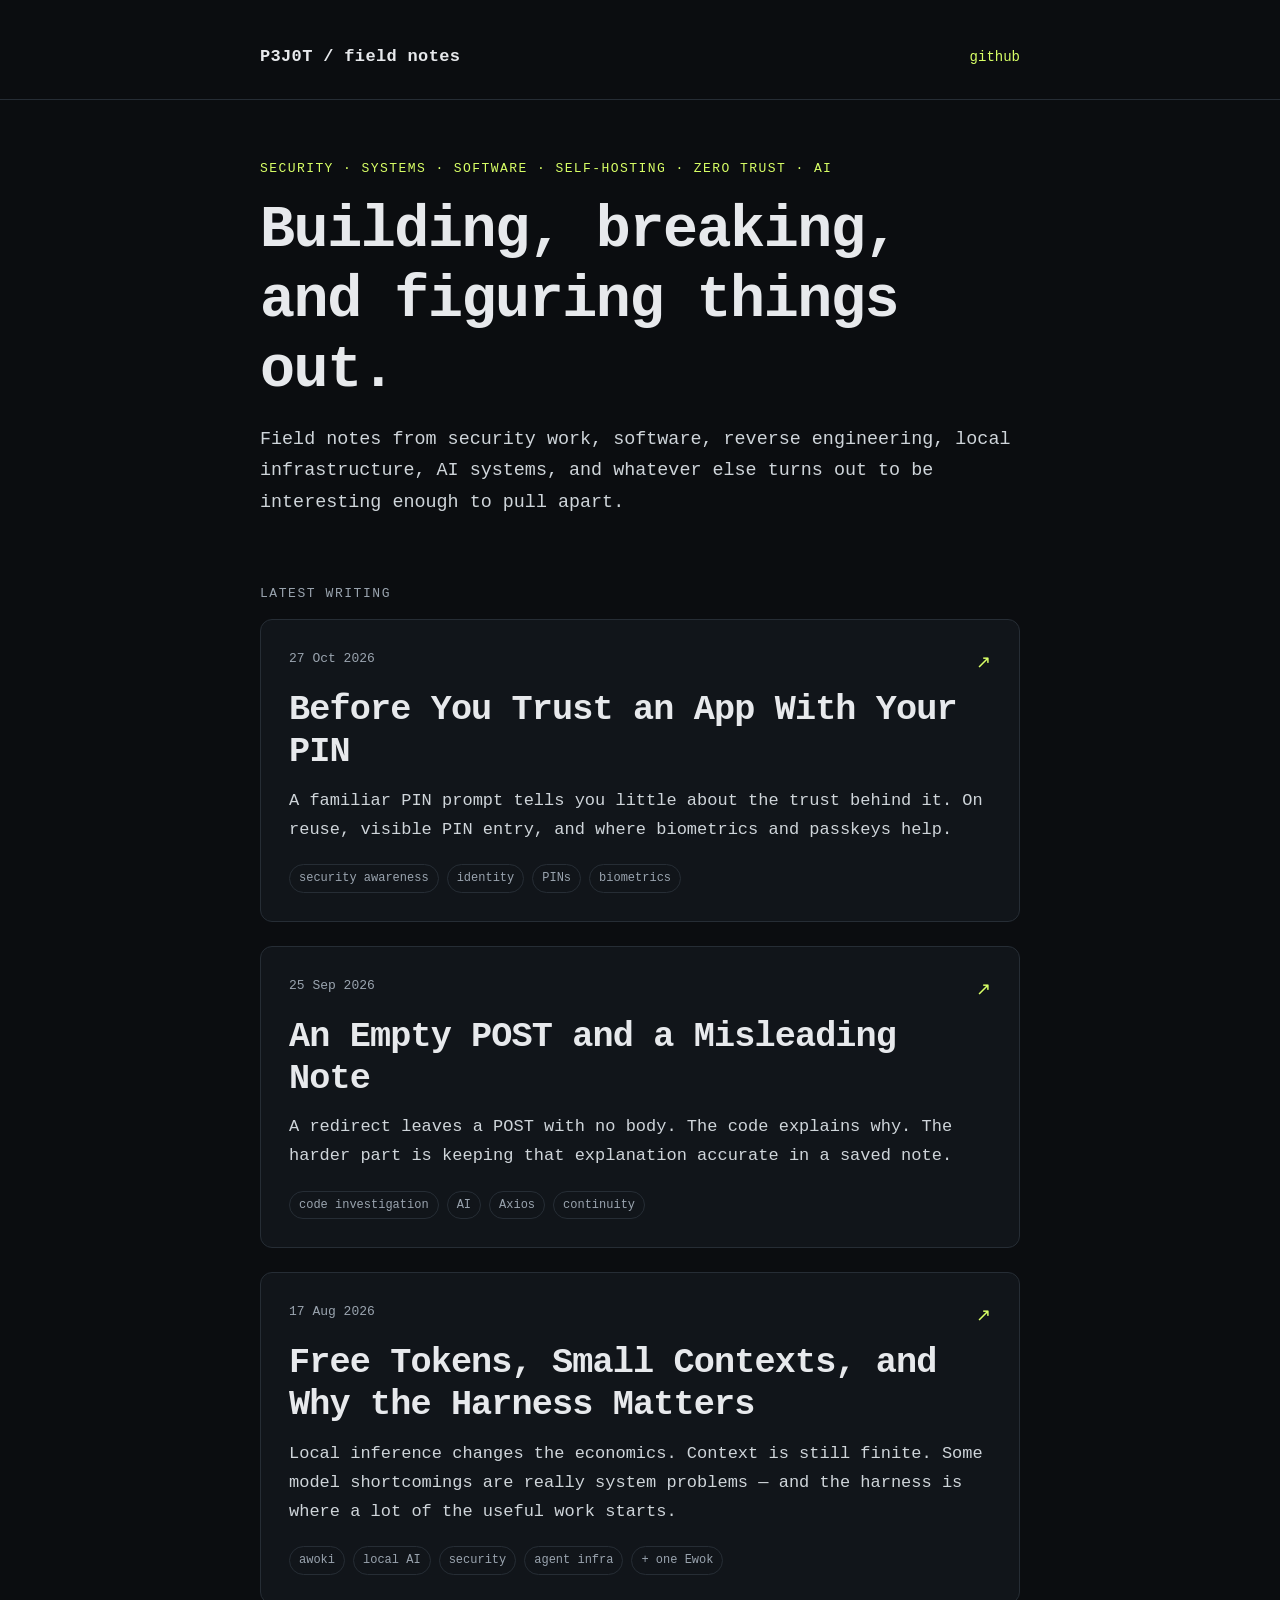
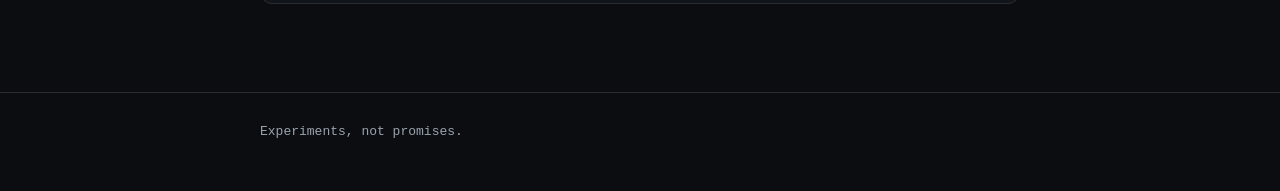
<file: index.html>
<!doctype html>
<html lang="en">
<head>
  <meta charset="utf-8">
  <meta name="viewport" content="width=device-width, initial-scale=1">
  <meta name="description" content="Field notes on security, software, self-hosting, zero trust, AI systems, reverse engineering, and the infrastructure around them.">
  <title>P3J0T / field notes</title>
  <link rel="stylesheet" href="styles.css">
</head>
<body>
<header>
  <div class="wrap">
    <nav>
      <a class="brand" href="./">P3J0T / field notes</a>
      <div class="navlinks"><a href="https://github.com/P3J0T">github</a></div>
    </nav>
  </div>
</header>

<main>
  <div class="wrap">
    <section class="intro">
      <div class="kicker">security · systems · software · self-hosting · zero trust · AI</div>
      <h1>Building, breaking, and figuring things out.</h1>
      <p class="lede">Field notes from security work, software, reverse engineering, local infrastructure, AI systems, and whatever else turns out to be interesting enough to pull apart.</p>
    </section>

    <section class="writing" aria-labelledby="writing-title">
      <div class="section-label" id="writing-title">Latest writing</div>

      <article class="post-card" style="margin-bottom: 24px;">
        <a class="post-card-link" href="posts/before-you-trust-an-app-with-your-pin.html">
          <div class="post-topline">
            <span><time datetime="2026-10-27">27 Oct 2026</time></span>
            <span class="arrow" aria-hidden="true">↗</span>
          </div>
          <h2>Before You Trust an App With Your PIN</h2>
          <p>A familiar PIN prompt tells you little about the trust behind it. On reuse, visible PIN entry, and where biometrics and passkeys help.</p>
          <div class="post-tags" aria-label="Topics">
            <span>security awareness</span><span>identity</span><span>PINs</span><span>biometrics</span>
          </div>
        </a>
      </article>

      <article class="post-card" style="margin-bottom: 24px;">
        <a class="post-card-link" href="posts/empty-post-misleading-note.html">
          <div class="post-topline">
            <span>25 Sep 2026</span>
            <span class="arrow" aria-hidden="true">↗</span>
          </div>
          <h2>An Empty POST and a Misleading Note</h2>
          <p>A redirect leaves a POST with no body. The code explains why. The harder part is keeping that explanation accurate in a saved note.</p>
          <div class="post-tags" aria-label="Topics">
            <span>code investigation</span><span>AI</span><span>Axios</span><span>continuity</span>
          </div>
        </a>
      </article>

      <article class="post-card">
        <a class="post-card-link" href="posts/free-tokens-small-contexts-harness.html">
          <div class="post-topline">
            <span>17 Aug 2026</span>
            <span class="arrow" aria-hidden="true">↗</span>
          </div>
          <h2>Free Tokens, Small Contexts, and Why the Harness Matters</h2>
          <p>Local inference changes the economics. Context is still finite. Some model shortcomings are really system problems — and the harness is where a lot of the useful work starts.</p>
          <div class="post-tags" aria-label="Topics">
            <span>awoki</span><span>local AI</span><span>security</span><span>agent infra</span><span>+ one Ewok</span>
          </div>
        </a>
      </article>
    </section>
  </div>
</main>

<footer><div class="wrap">Experiments, not promises.</div></footer>
</body>
</html>
</file>
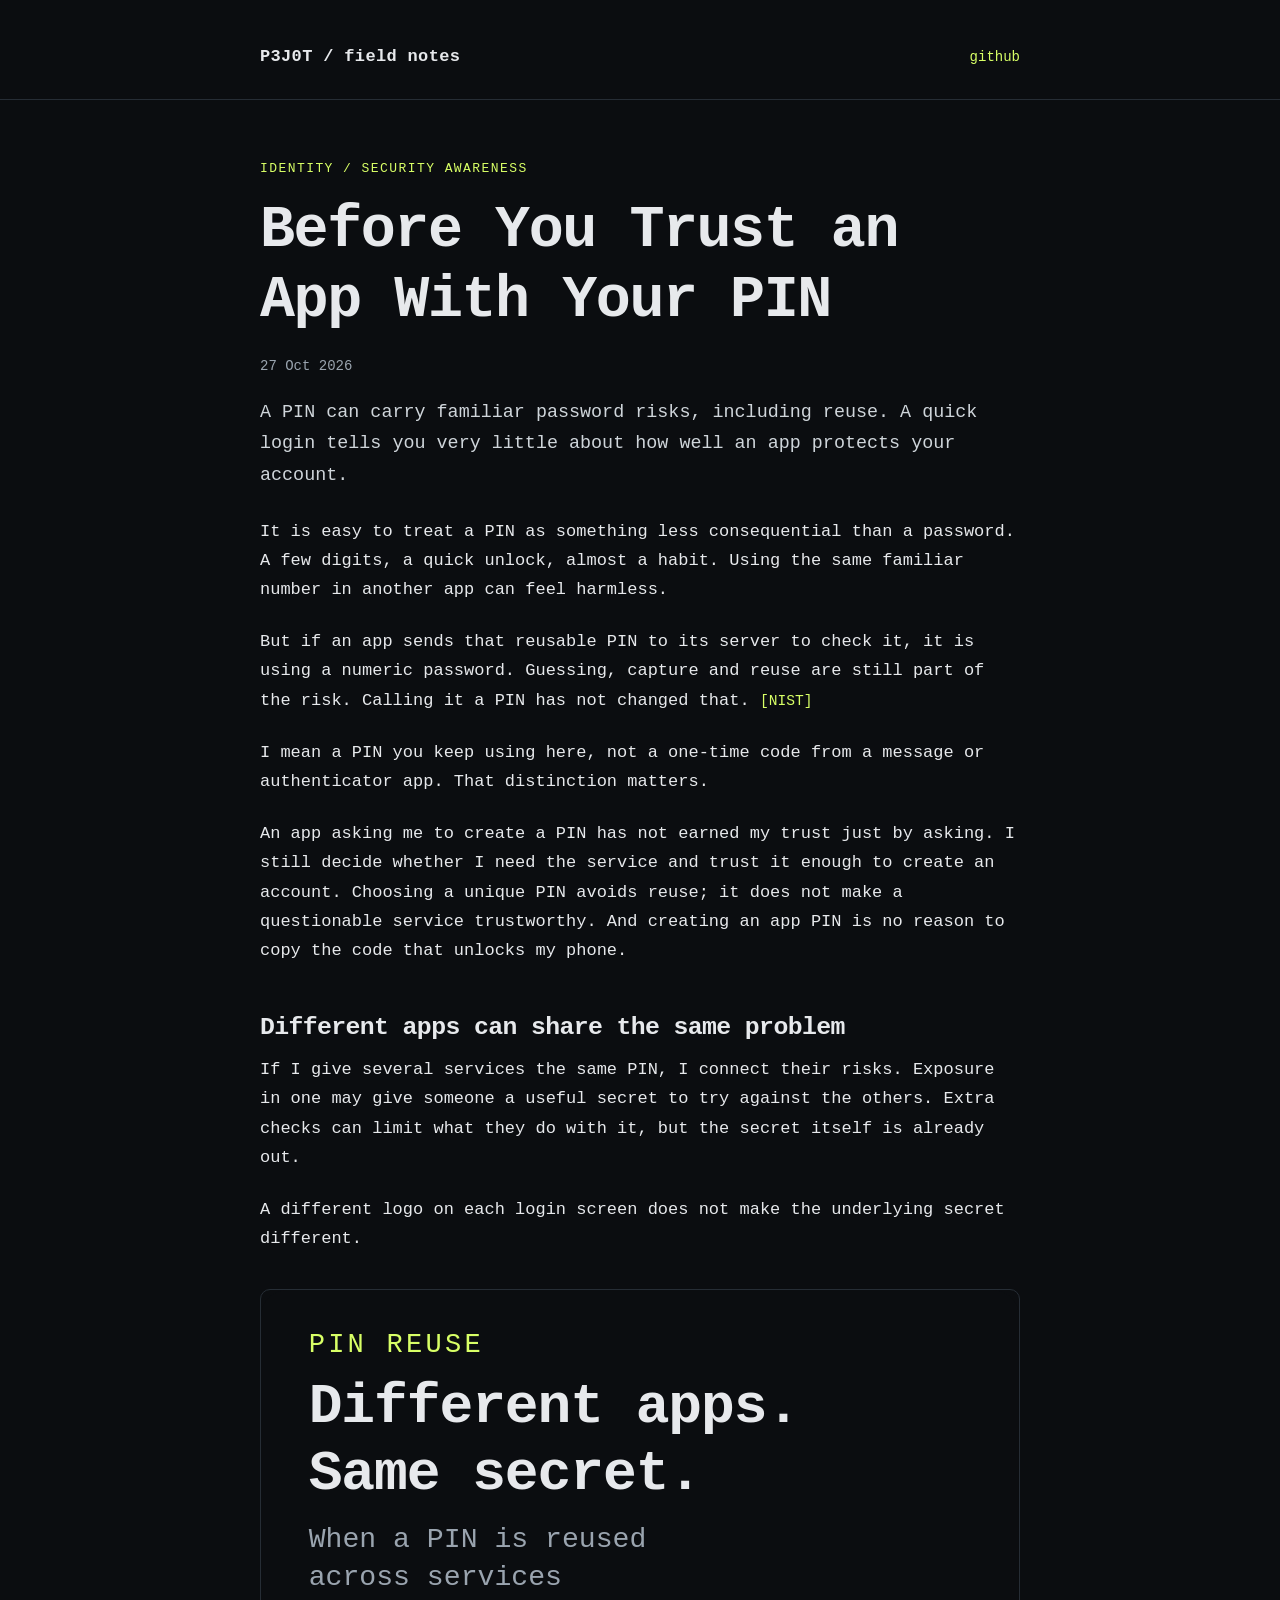
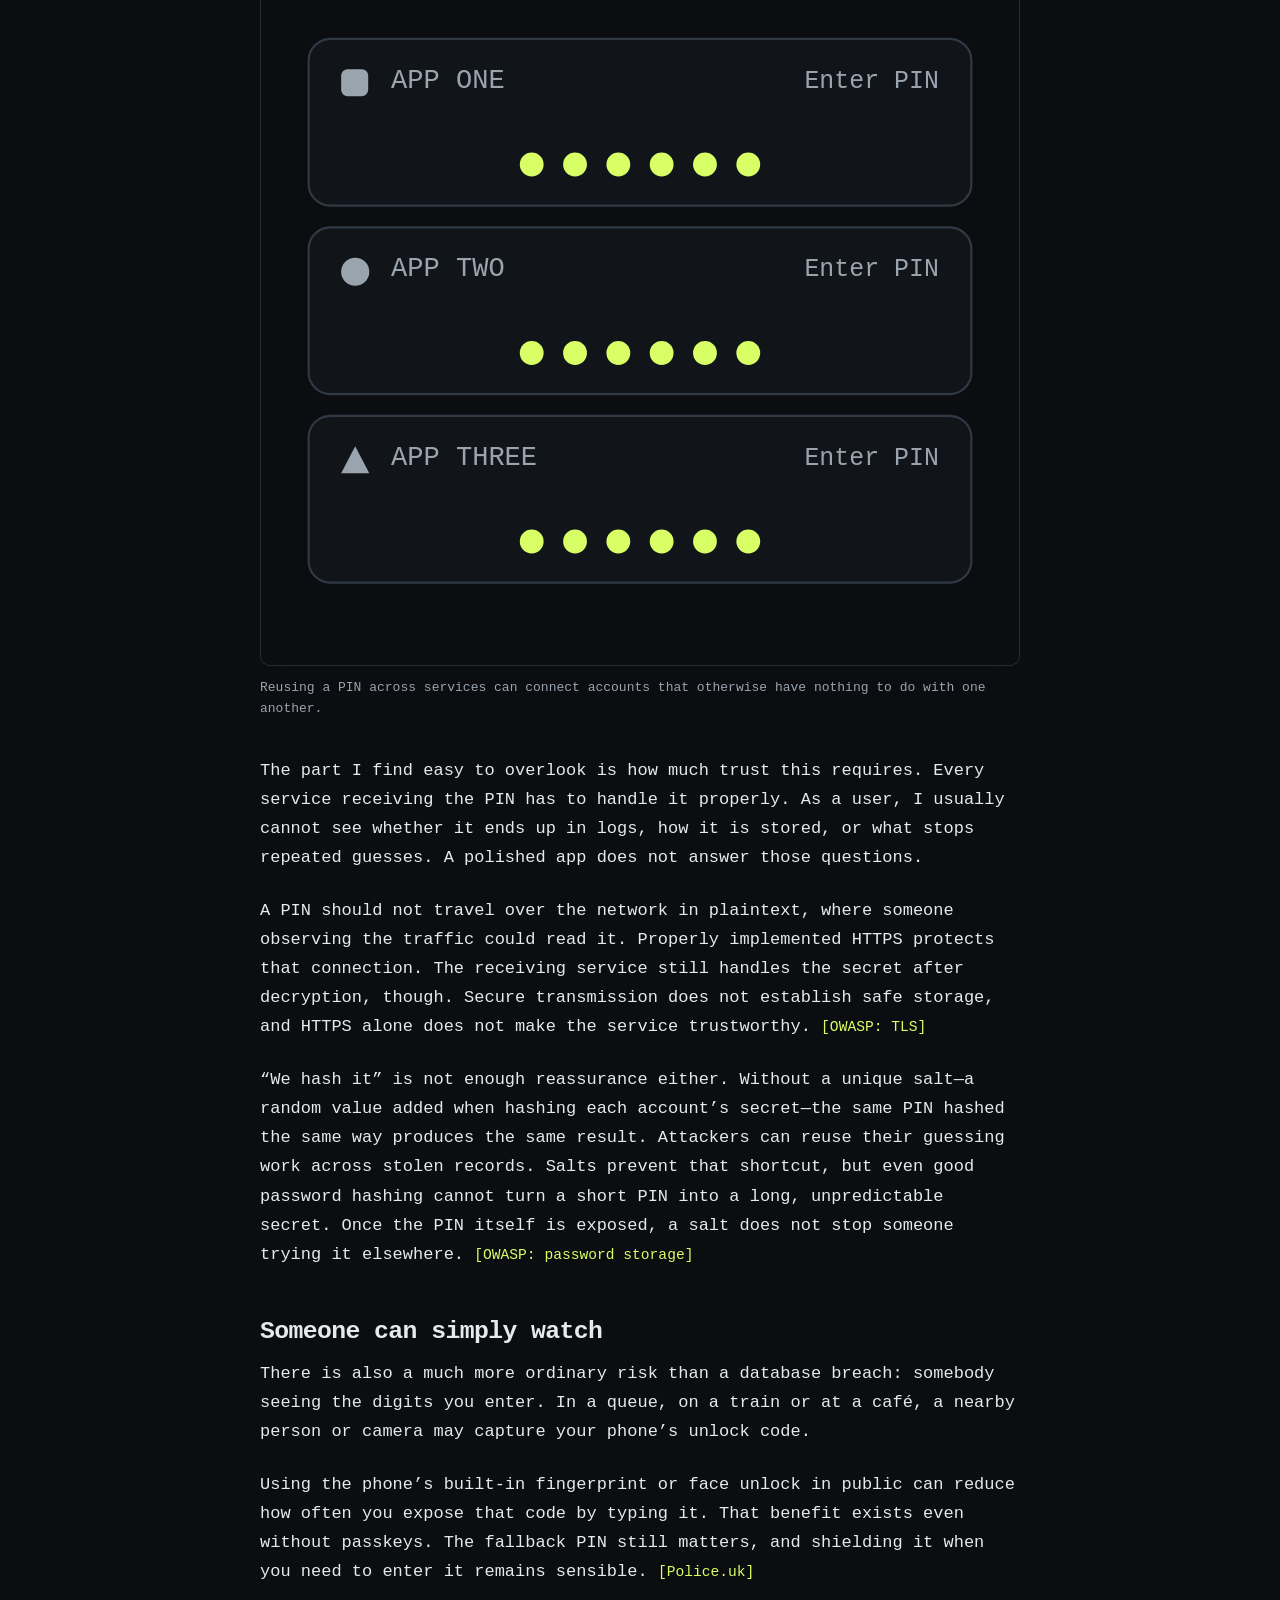
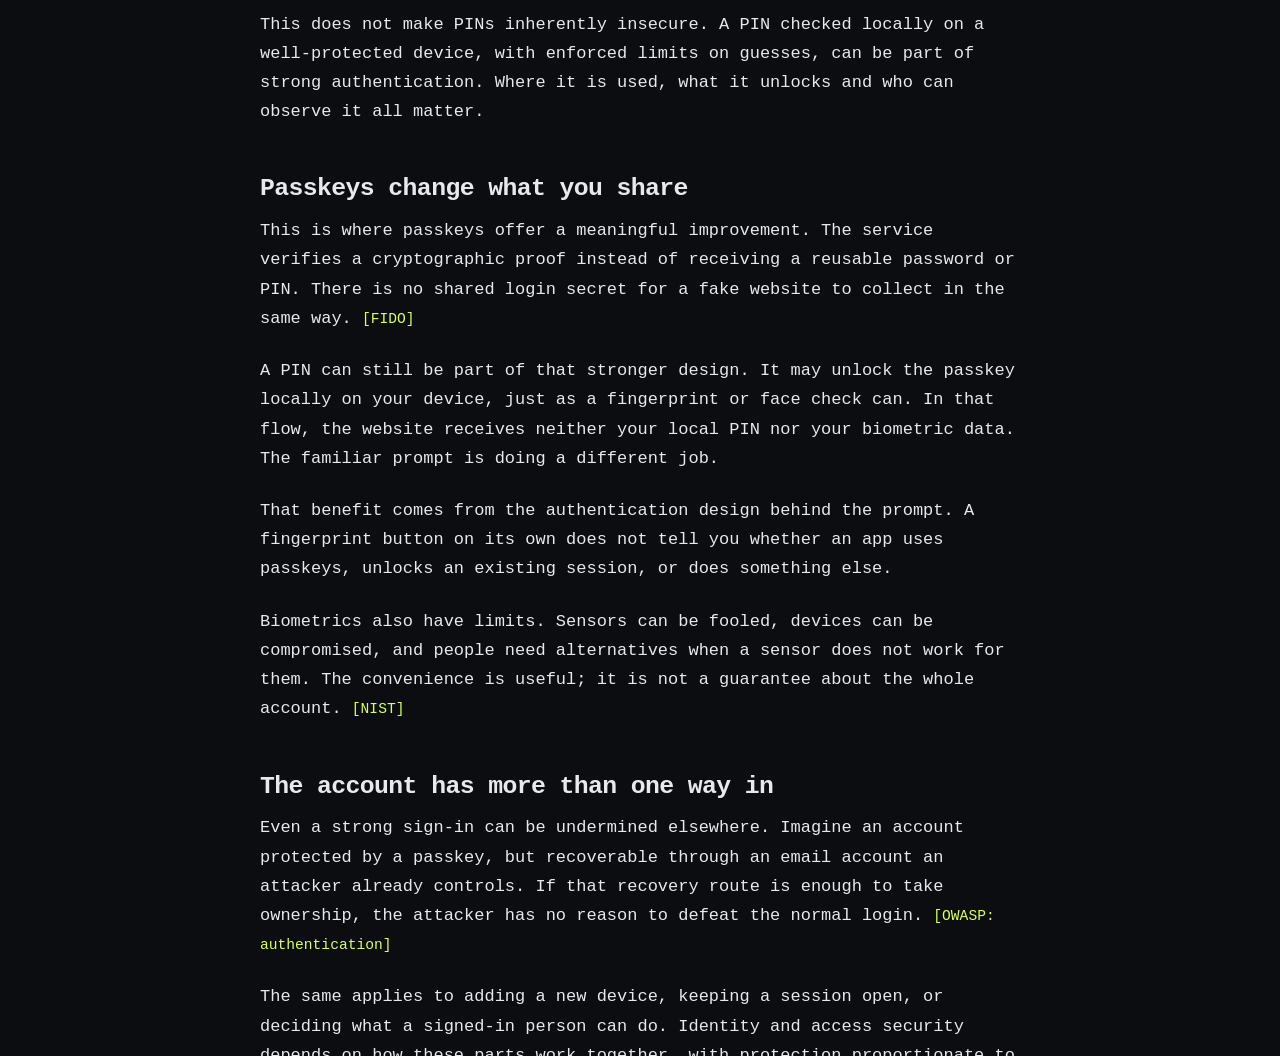
<file: posts/before-you-trust-an-app-with-your-pin.html>
<!doctype html>
<html lang="en">
<head>
  <meta charset="utf-8">
  <meta name="viewport" content="width=device-width, initial-scale=1">
  <meta name="description" content="A PIN can carry familiar password risks. A short PSA on PIN reuse, trust in apps, visible PIN entry, and where biometrics and passkeys help.">
  <title>Before You Trust an App With Your PIN — P3J0T / field notes</title>
  <link rel="canonical" href="https://p3j0t.github.io/posts/before-you-trust-an-app-with-your-pin.html">
  <meta property="og:type" content="article">
  <meta property="og:site_name" content="P3J0T / field notes">
  <meta property="og:title" content="Before You Trust an App With Your PIN">
  <meta property="og:description" content="A PIN can carry familiar password risks. A short PSA on PIN reuse, trust in apps, visible PIN entry, and where biometrics and passkeys help.">
  <meta property="og:url" content="https://p3j0t.github.io/posts/before-you-trust-an-app-with-your-pin.html">
  <meta property="og:image" content="https://p3j0t.github.io/assets/pin-reuse-psa.png">
  <meta property="og:image:width" content="1200">
  <meta property="og:image:height" content="570">
  <meta property="og:image:alt" content="Three different app screens showing the same reused PIN: Different apps. Same secret.">
  <meta name="twitter:card" content="summary_large_image">
  <meta name="twitter:title" content="Before You Trust an App With Your PIN">
  <meta name="twitter:description" content="A PIN can carry familiar password risks. A short PSA on PIN reuse, trust in apps, visible PIN entry, and where biometrics and passkeys help.">
  <meta name="twitter:image" content="https://p3j0t.github.io/assets/pin-reuse-psa.png">
  <link rel="stylesheet" href="../styles.css">
  <style>
    figure { margin: 36px 0; }
    figure img { width: 100%; height: auto; display: block; border: 1px solid var(--line); border-radius: 10px; }
    figcaption { margin-top: 12px; color: var(--muted); font-size: 13px; line-height: 1.6; }
    .source { font-size: .86em; }
    article p { overflow-wrap: anywhere; }
    @media print {
      html { color-scheme: light; }
      body { background: white; color: #20252a; font-size: 11pt; }
      a { color: #354b00; } strong { color: inherit; }
      header, footer { display: none; } main { padding: 0; }
      .meta, .muted, figcaption { color: #505a64; }
      .lede { color: #303a42; }
      h2 { break-after: avoid; } figure { break-inside: avoid; }
    }
  </style>
</head>
<body>
<header><div class="wrap"><nav><a class="brand" href="../index.html">P3J0T / field notes</a><div class="navlinks"><a href="https://github.com/P3J0T">github</a></div></nav></div></header>
<main><article class="wrap">
  <div class="kicker">Identity / security awareness</div>
  <h1>Before You Trust an App With Your PIN</h1>
  <p class="meta"><time datetime="2026-10-27">27 Oct 2026</time></p>
  <p class="lede">A PIN can carry familiar password risks, including reuse. A quick login tells you very little about how well an app protects your account.</p>

  <p>It is easy to treat a PIN as something less consequential than a password. A few digits, a quick unlock, almost a habit. Using the same familiar number in another app can feel harmless.</p>
  <p>But if an app sends that reusable PIN to its server to check it, it is using a numeric password. Guessing, capture and reuse are still part of the risk. Calling it a PIN has not changed that. <a class="source" href="https://pages.nist.gov/800-63-4/sp800-63b.html">[NIST]</a></p>
  <p>I mean a PIN you keep using here, not a one-time code from a message or authenticator app. That distinction matters.</p>

  <p>An app asking me to create a PIN has not earned my trust just by asking. I still decide whether I need the service and trust it enough to create an account. Choosing a unique PIN avoids reuse; it does not make a questionable service trustworthy. And creating an app PIN is no reason to copy the code that unlocks my phone.</p>

  <h2>Different apps can share the same problem</h2>
  <p>If I give several services the same PIN, I connect their risks. Exposure in one may give someone a useful secret to try against the others. Extra checks can limit what they do with it, but the secret itself is already out.</p>
  <p>A different logo on each login screen does not make the underlying secret different.</p>

  <figure id="pin-diagram">
    <picture>
      <source media="(max-width: 600px)" srcset="../assets/pin-reuse-psa-mobile.svg">
      <img src="../assets/pin-reuse-psa.svg" alt="Three different generic app screens display the same six-dot PIN. Different apps can still share the same reused secret.">
    </picture>
    <figcaption>Reusing a PIN across services can connect accounts that otherwise have nothing to do with one another.</figcaption>
  </figure>

  <p>The part I find easy to overlook is how much trust this requires. Every service receiving the PIN has to handle it properly. As a user, I usually cannot see whether it ends up in logs, how it is stored, or what stops repeated guesses. A polished app does not answer those questions.</p>
  <p>A PIN should not travel over the network in plaintext, where someone observing the traffic could read it. Properly implemented HTTPS protects that connection. The receiving service still handles the secret after decryption, though. Secure transmission does not establish safe storage, and HTTPS alone does not make the service trustworthy. <a class="source" href="https://cheatsheetseries.owasp.org/cheatsheets/Transport_Layer_Security_Cheat_Sheet.html">[OWASP: TLS]</a></p>
  <p>“We hash it” is not enough reassurance either. Without a unique salt—a random value added when hashing each account’s secret—the same PIN hashed the same way produces the same result. Attackers can reuse their guessing work across stolen records. Salts prevent that shortcut, but even good password hashing cannot turn a short PIN into a long, unpredictable secret. Once the PIN itself is exposed, a salt does not stop someone trying it elsewhere. <a class="source" href="https://cheatsheetseries.owasp.org/cheatsheets/Password_Storage_Cheat_Sheet.html#salting">[OWASP: password storage]</a></p>

  <h2>Someone can simply watch</h2>
  <p>There is also a much more ordinary risk than a database breach: somebody seeing the digits you enter. In a queue, on a train or at a café, a nearby person or camera may capture your phone’s unlock code.</p>
  <p>Using the phone’s built-in fingerprint or face unlock in public can reduce how often you expose that code by typing it. That benefit exists even without passkeys. The fallback PIN still matters, and shielding it when you need to enter it remains sensible. <a class="source" href="https://www.police.uk/cp/crime-prevention/personal-safety-how-to-stay-safe/mobile-phone-advice/">[Police.uk]</a></p>
  <p>This does not make PINs inherently insecure. A PIN checked locally on a well-protected device, with enforced limits on guesses, can be part of strong authentication. Where it is used, what it unlocks and who can observe it all matter.</p>

  <h2>Passkeys change what you share</h2>
  <p>This is where passkeys offer a meaningful improvement. The service verifies a cryptographic proof instead of receiving a reusable password or PIN. There is no shared login secret for a fake website to collect in the same way. <a class="source" href="https://fidoalliance.org/passkeys/">[FIDO]</a></p>
  <p>A PIN can still be part of that stronger design. It may unlock the passkey locally on your device, just as a fingerprint or face check can. In that flow, the website receives neither your local PIN nor your biometric data. The familiar prompt is doing a different job.</p>
  <p>That benefit comes from the authentication design behind the prompt. A fingerprint button on its own does not tell you whether an app uses passkeys, unlocks an existing session, or does something else.</p>
  <p>Biometrics also have limits. Sensors can be fooled, devices can be compromised, and people need alternatives when a sensor does not work for them. The convenience is useful; it is not a guarantee about the whole account. <a class="source" href="https://pages.nist.gov/800-63-4/sp800-63b.html">[NIST]</a></p>

  <h2>The account has more than one way in</h2>
  <p>Even a strong sign-in can be undermined elsewhere. Imagine an account protected by a passkey, but recoverable through an email account an attacker already controls. If that recovery route is enough to take ownership, the attacker has no reason to defeat the normal login. <a class="source" href="https://cheatsheetseries.owasp.org/cheatsheets/Authentication_Cheat_Sheet.html">[OWASP: authentication]</a></p>
  <p>The same applies to adding a new device, keeping a session open, or deciding what a signed-in person can do. Identity and access security depends on how these parts work together, with protection proportionate to what is at stake.</p>
  <p>People should not have to audit every app before using it. Services are responsible for safeguards their users cannot inspect. But a convenient interface is not a reason to give a reusable PIN less care than a password.</p>
  <p>Being selective about services, avoiding reused secrets and being careful about visible PIN entry all matter. Passkeys and built-in biometrics can reduce particular risks. A PIN can also be a sound part of the protection. None of these choices removes the need to consider the rest of the account.</p>
  <p><strong>The label on the login screen should not decide how much trust we give it.</strong></p>
</article></main>
<footer><div class="wrap"><a href="../index.html">← all notes</a></div></footer>
</body>
</html>
</file>
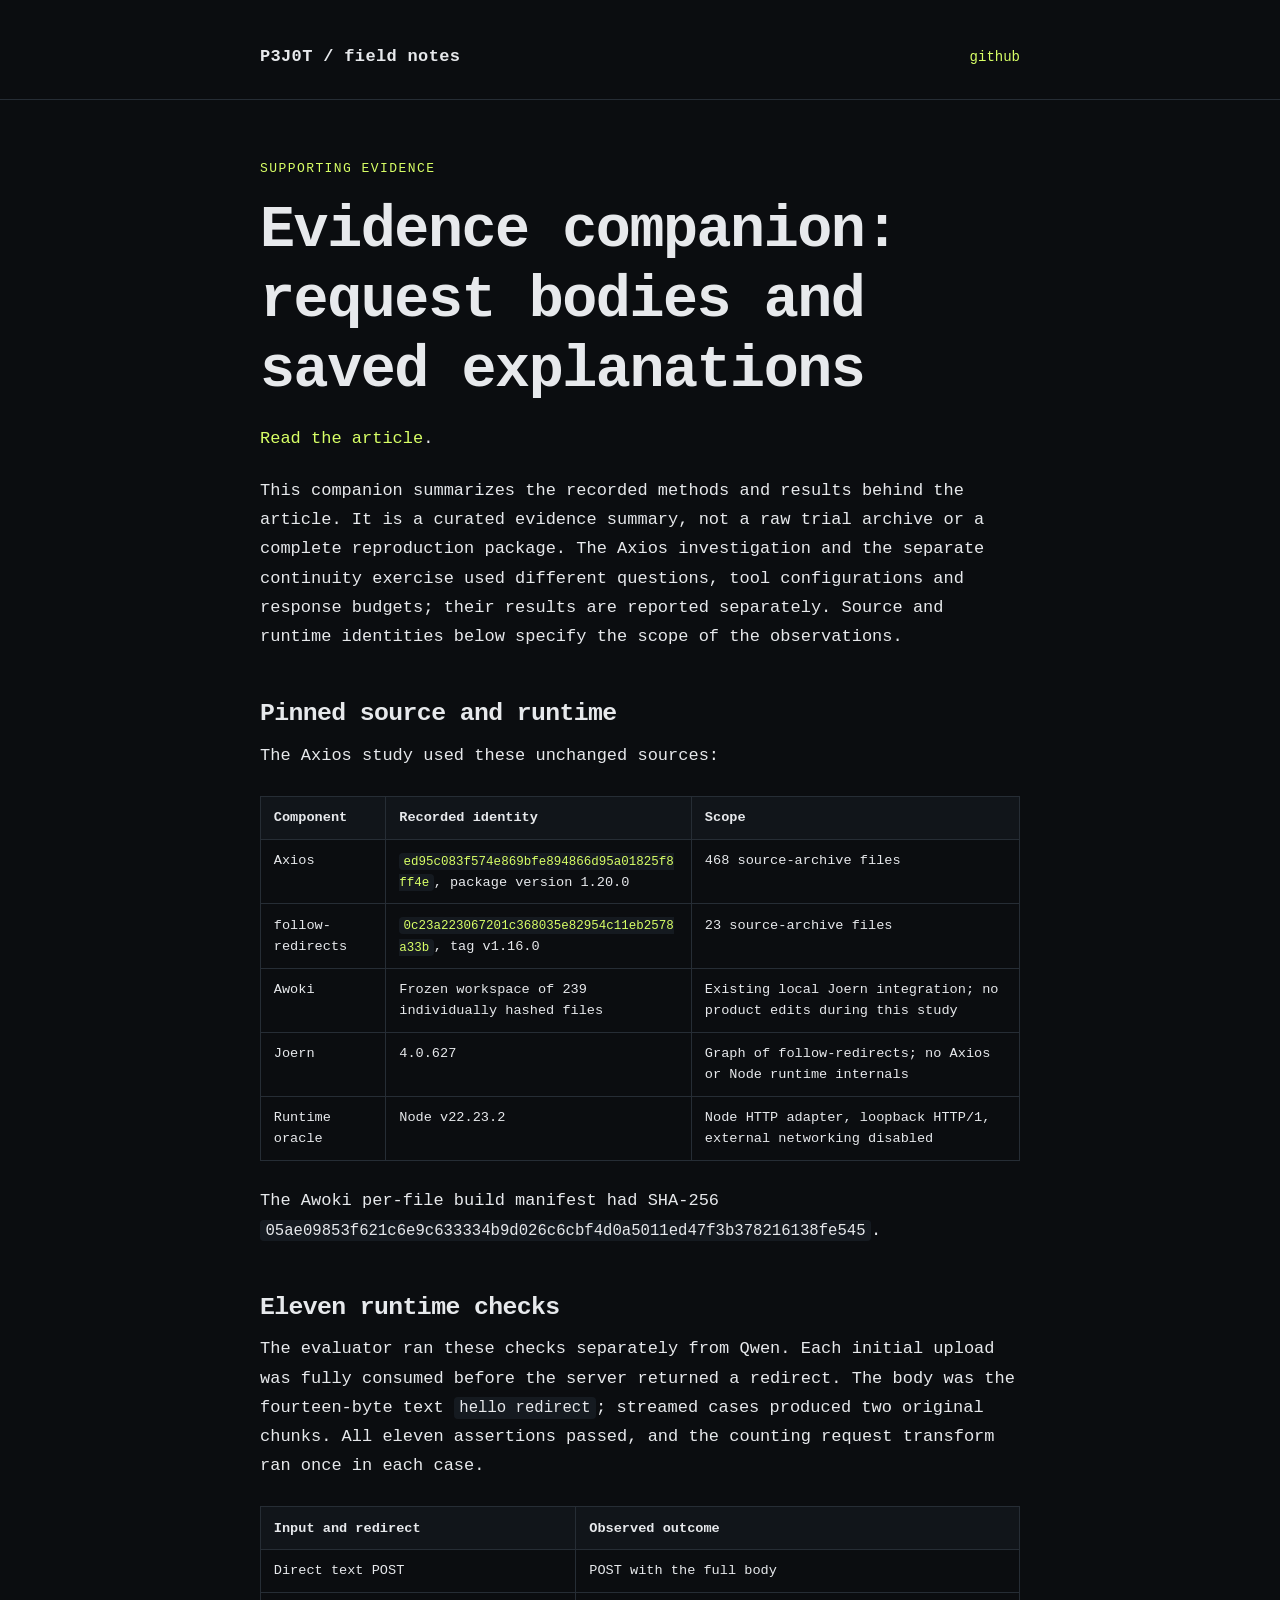
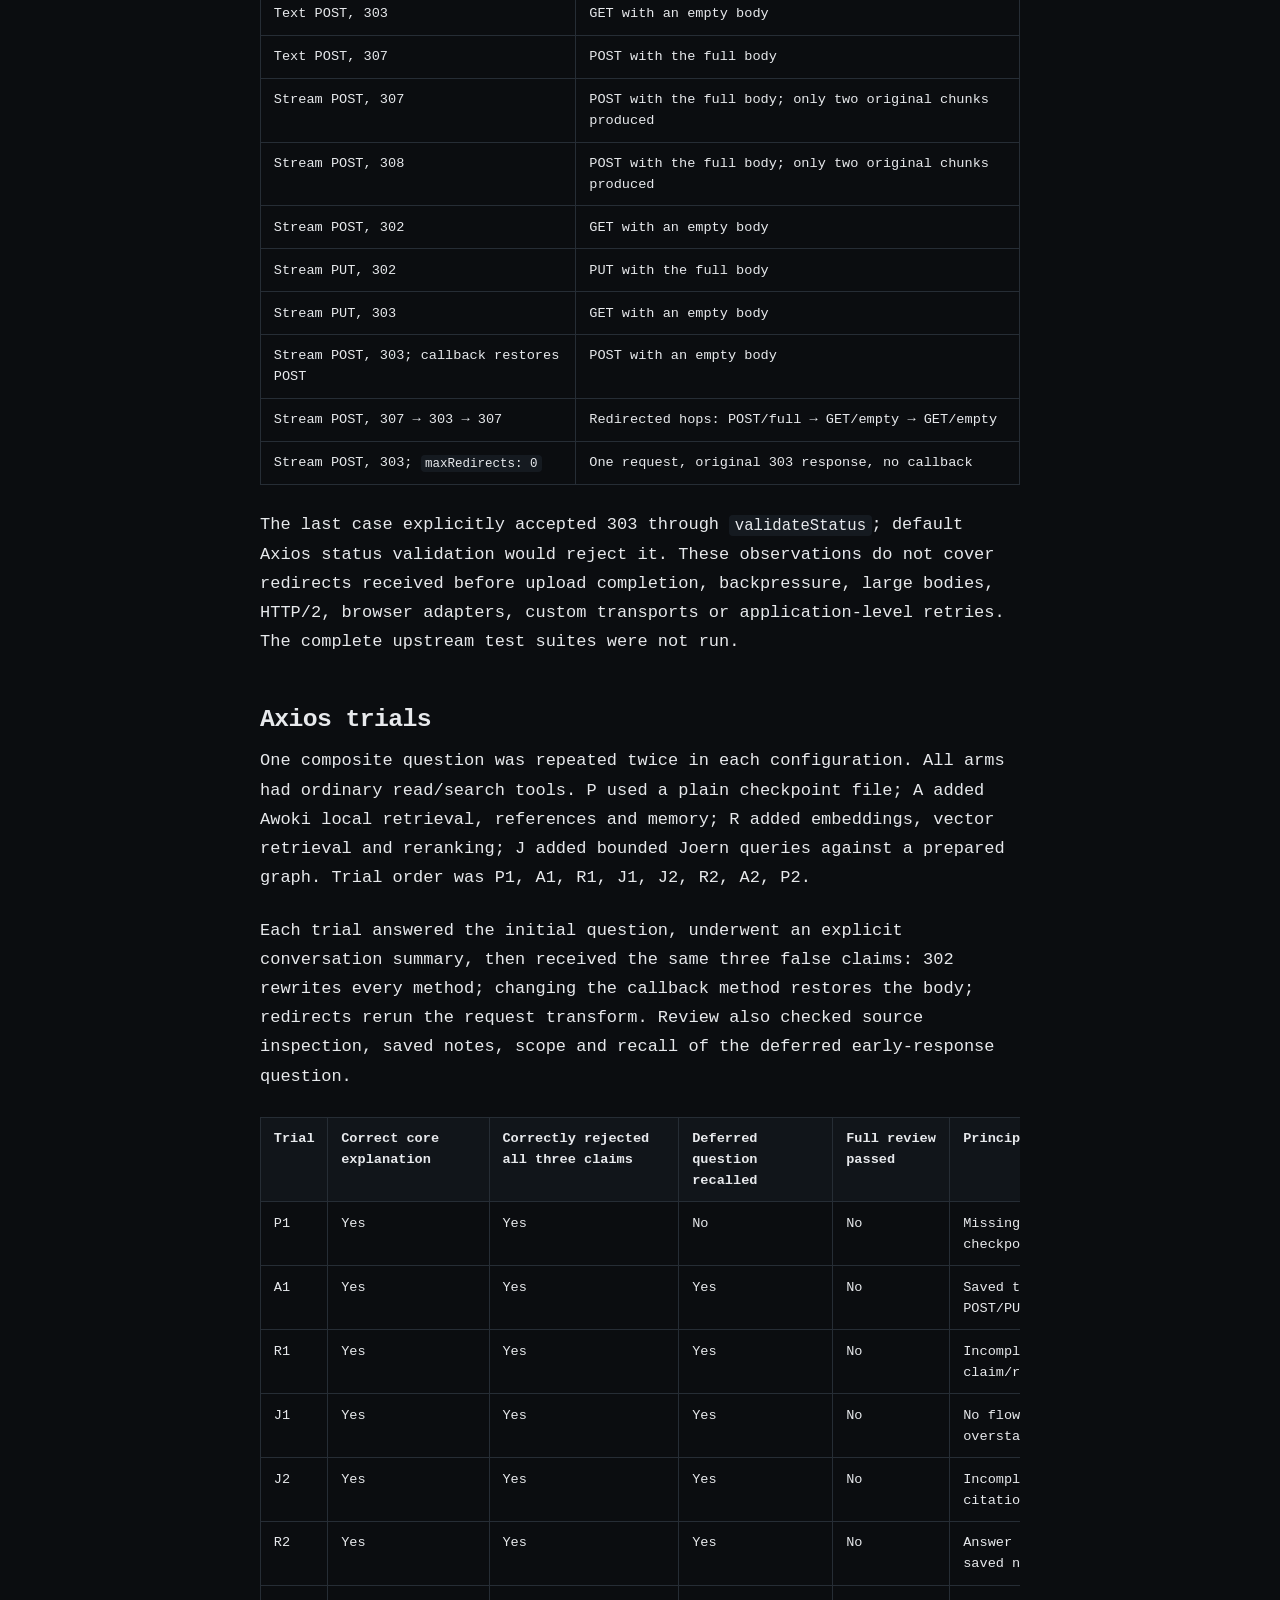
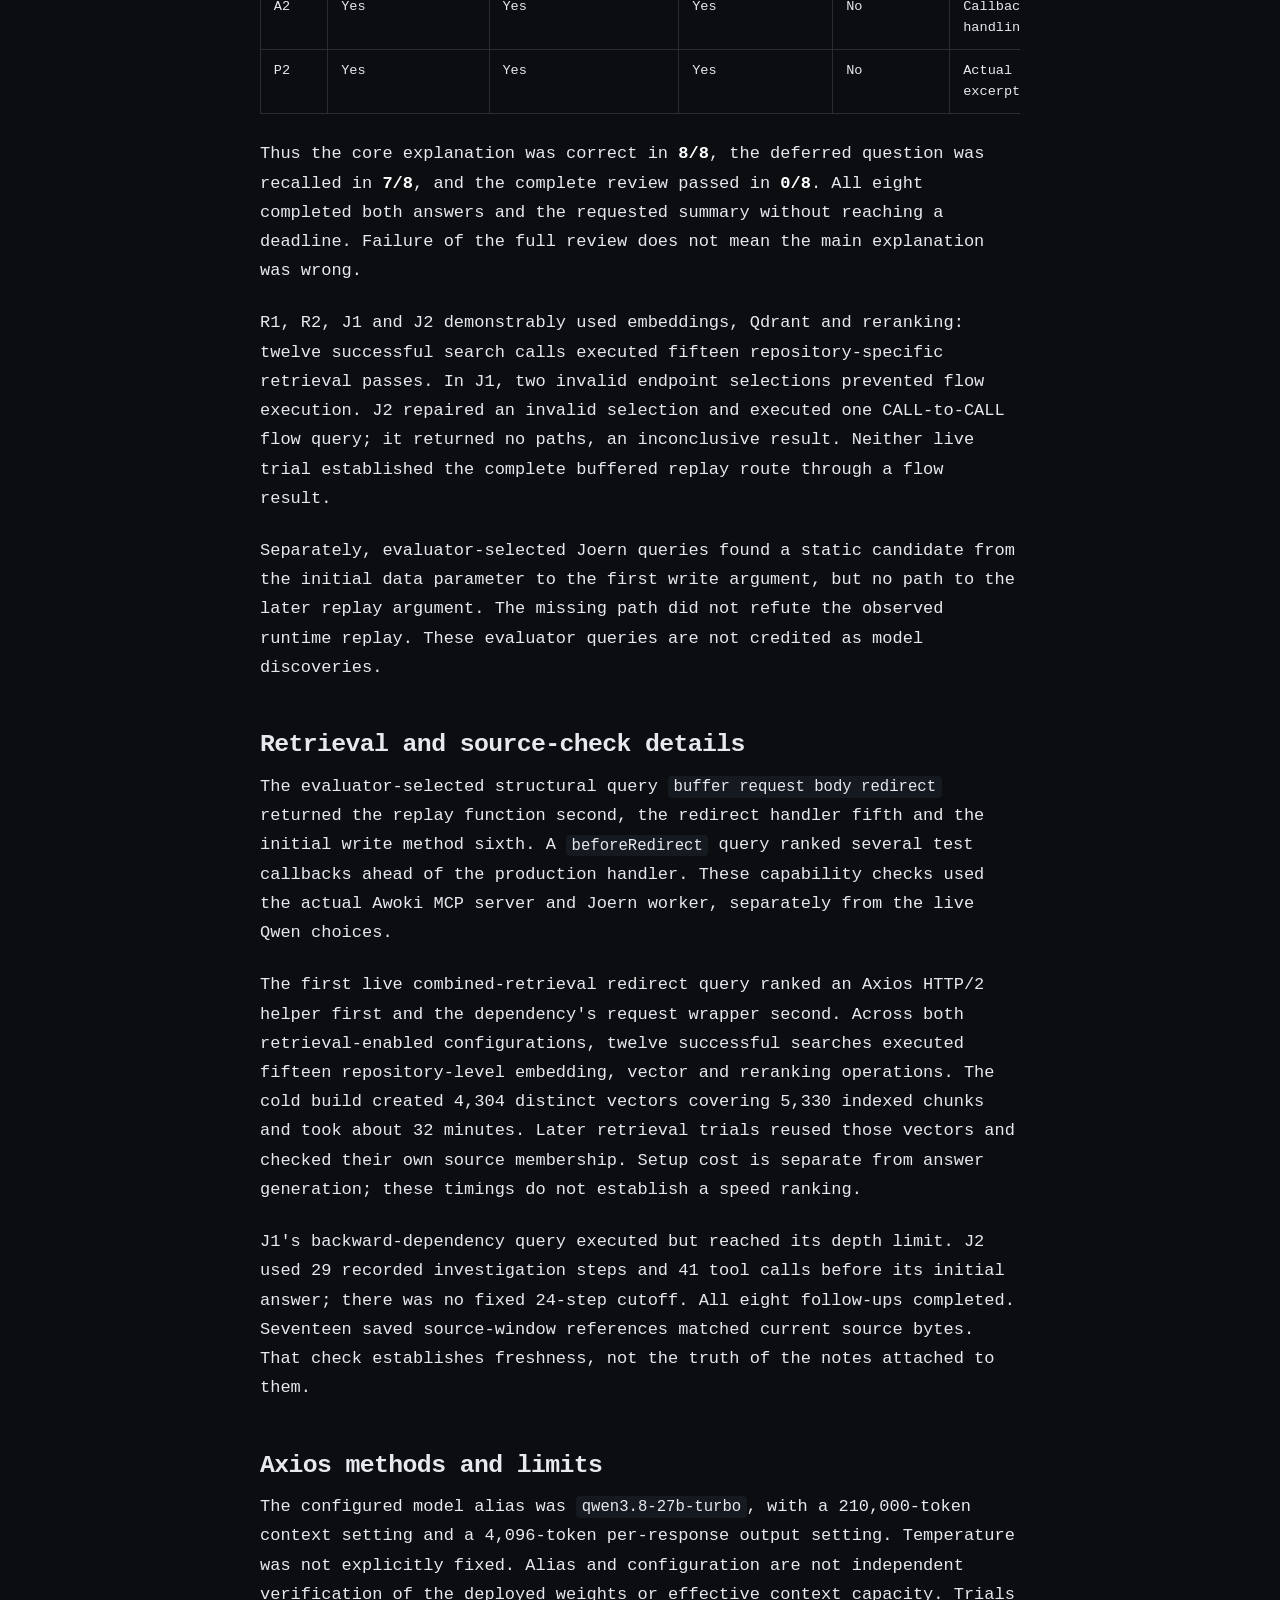
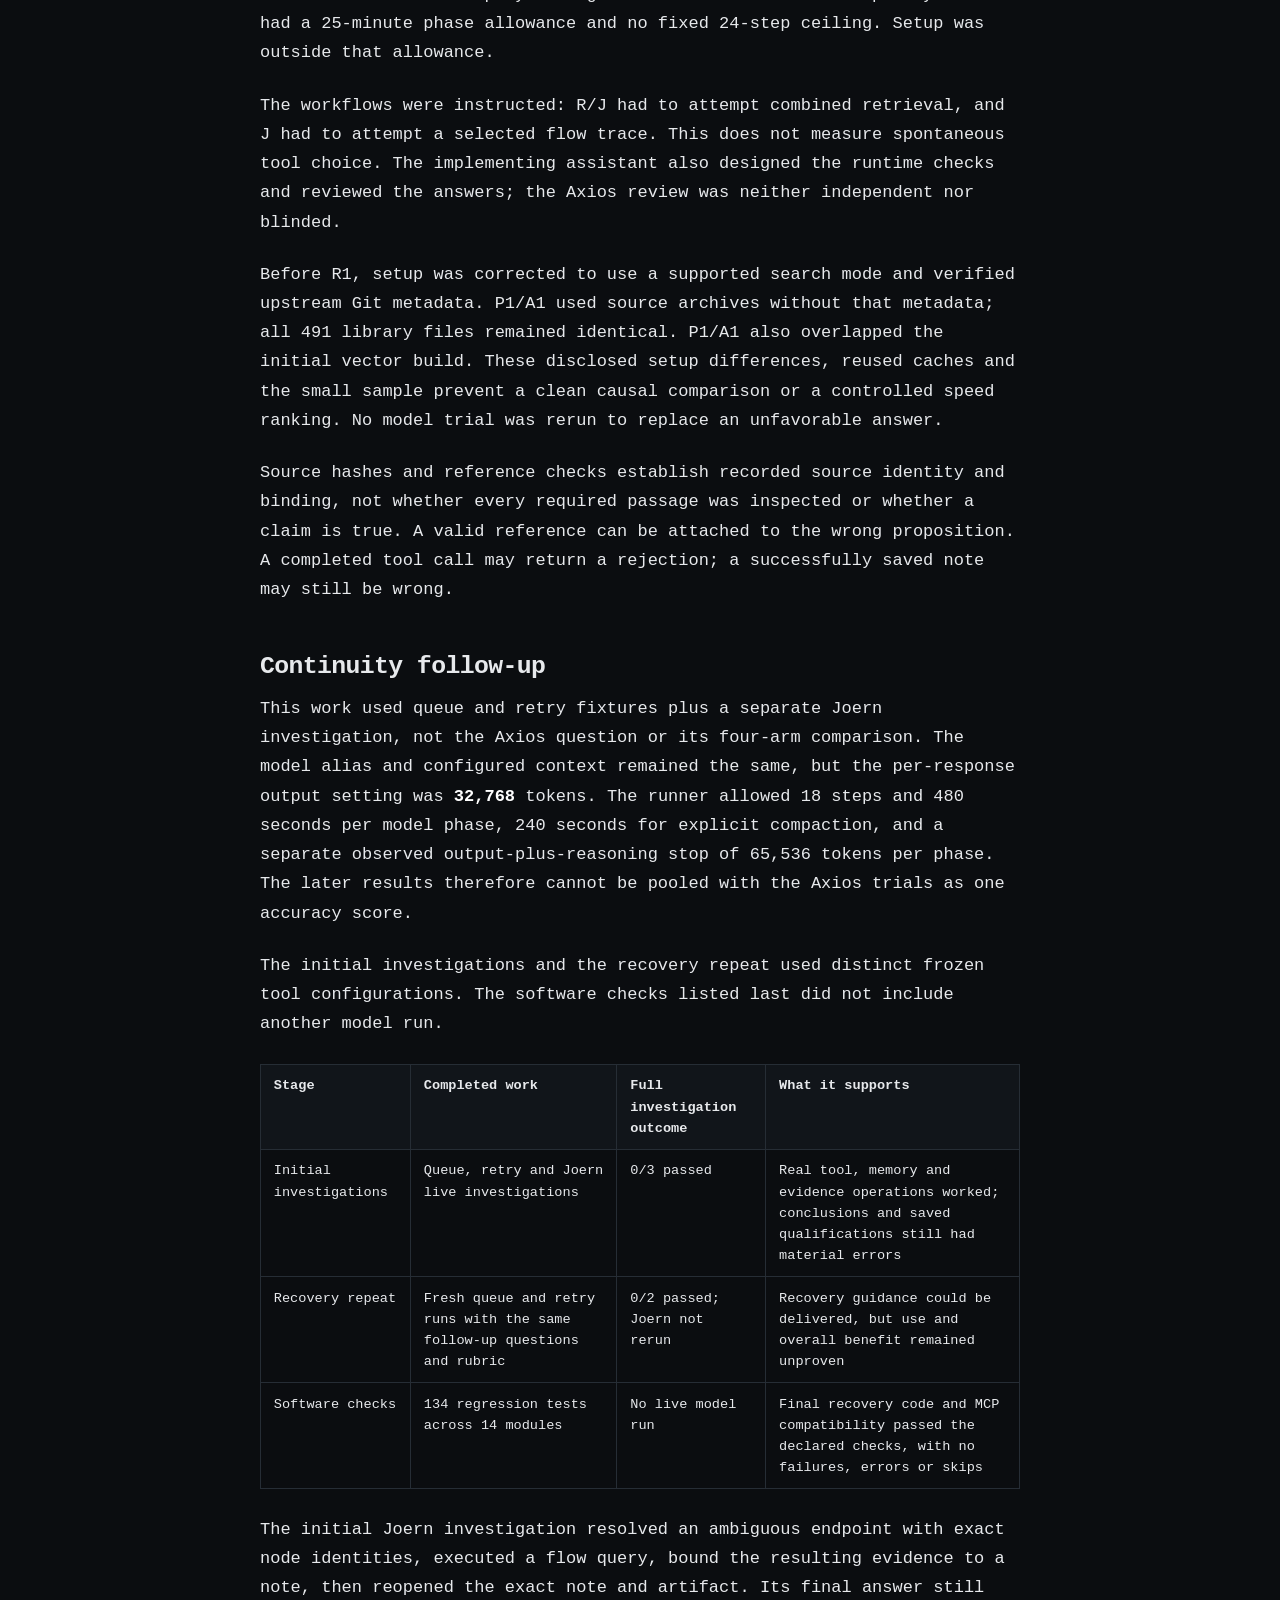
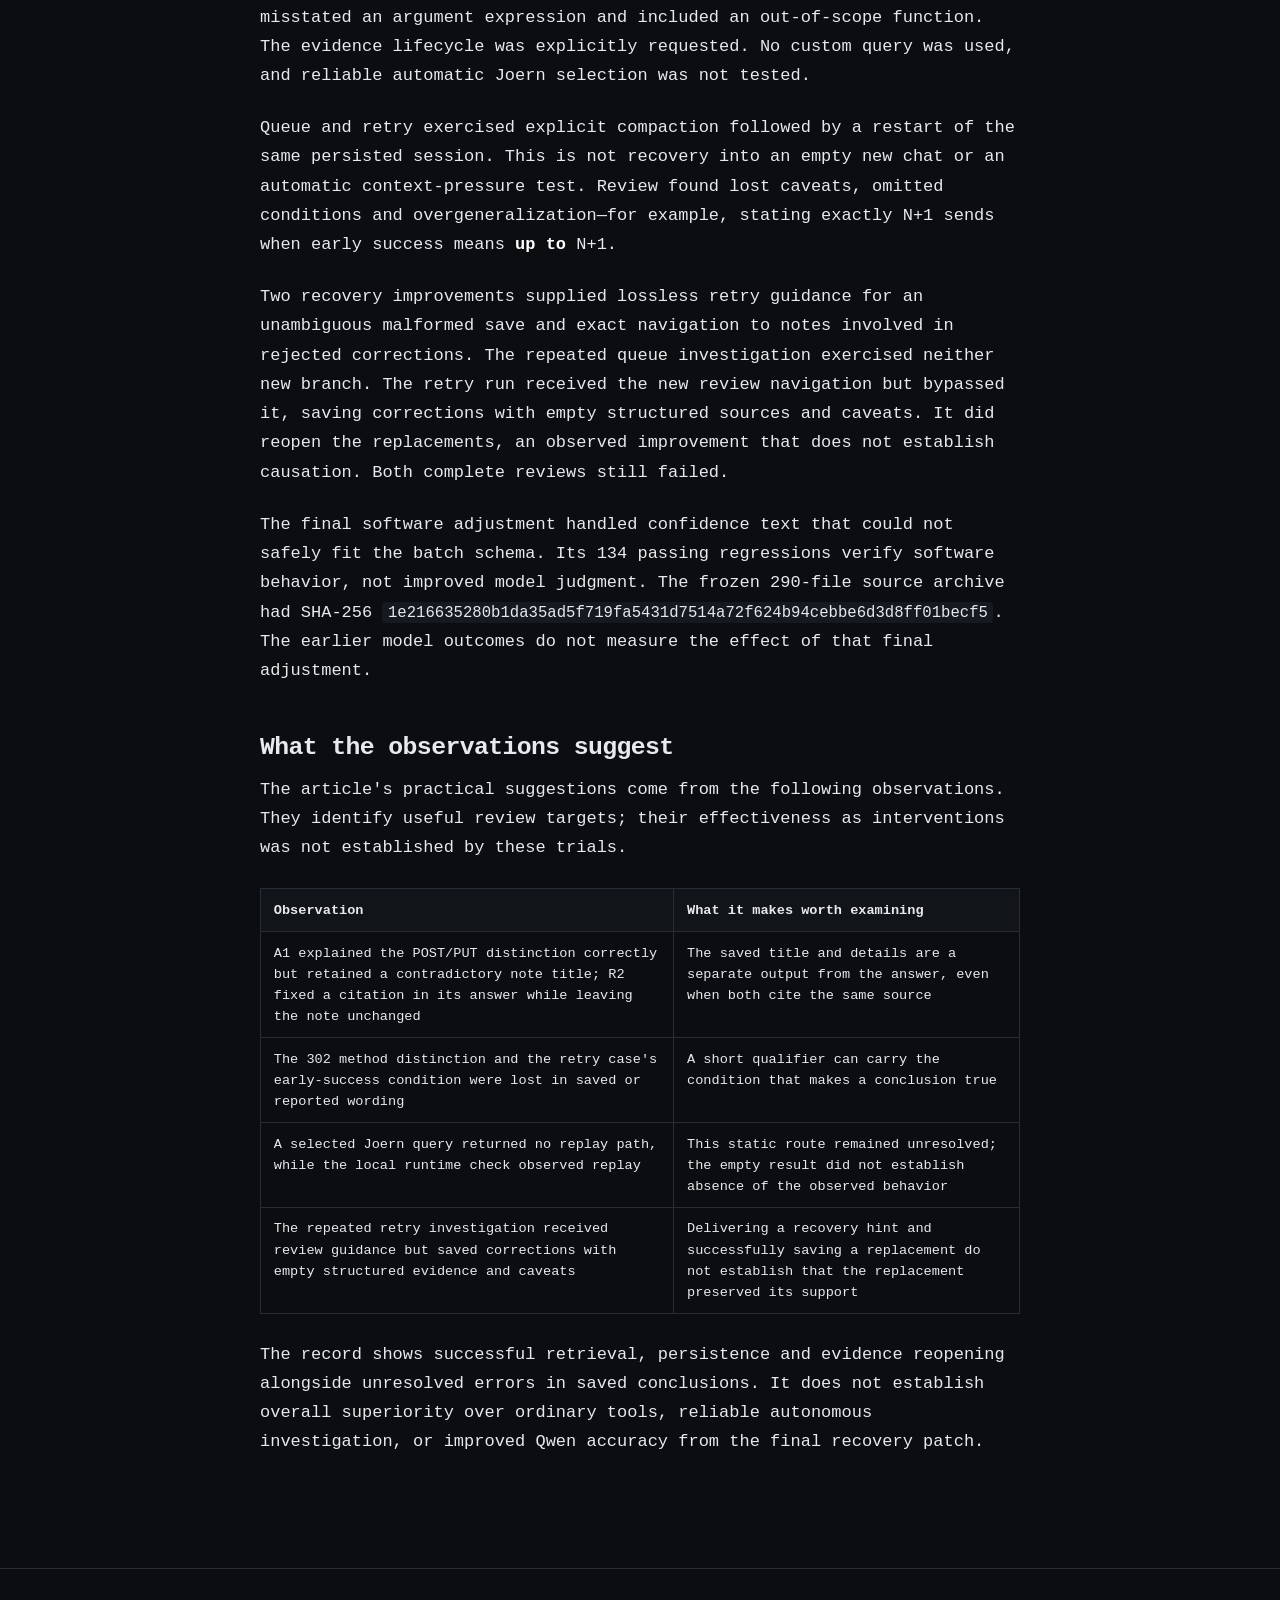
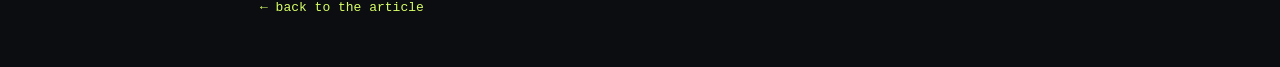
<file: posts/empty-post-misleading-note-evidence.html>
<!doctype html>
<html lang="en">
<head>
  <meta charset="utf-8">
  <meta name="viewport" content="width=device-width, initial-scale=1">
  <meta name="description" content="Sources, runtime checks, Qwen trial results and limitations behind An Empty POST and a Misleading Note.">
  <title>Evidence companion: request bodies and saved explanations</title>
  <link rel="stylesheet" href="../styles.css">
  <style>
    .table-scroll { overflow-x: auto; margin: 1.6rem 0; }
    .table-scroll:focus-visible { outline: 2px solid var(--accent); outline-offset: 4px; }
    table { width: 100%; min-width: 620px; border-collapse: collapse; font-size: .85rem; line-height: 1.55; }
    .table-wide table { min-width: 1050px; }
    th, td { padding: .65rem .8rem; border: 1px solid var(--line); text-align: left; vertical-align: top; }
    th { background: var(--panel); }
    code { overflow-wrap: anywhere; }
  </style>
</head>
<body>
<header><div class="wrap"><nav><a class="brand" href="../index.html">P3J0T / field notes</a><div class="navlinks"><a href="https://github.com/P3J0T">github</a></div></nav></div></header>
<main><article class="wrap">
  <div class="kicker">Supporting evidence</div>
<h1 id="evidence-companion-request-bodies-and-saved-explanations">Evidence companion: request bodies and saved explanations</h1>
<p><a href="empty-post-misleading-note.html">Read the article</a>.</p>
<p>This companion summarizes the recorded methods and results behind the article.
It is a curated evidence summary, not a raw trial archive or a complete
reproduction package. The Axios investigation and the separate continuity
exercise used different questions, tool configurations and response budgets;
their results are reported separately. Source and runtime identities below
specify the scope of the observations.</p>
<h2 id="pinned-source-and-runtime">Pinned source and runtime</h2>
<p>The Axios study used these unchanged sources:</p>
<div class="table-scroll" role="region" tabindex="0" aria-label="Pinned source and runtime table">
<table>
<thead>
<tr>
<th>Component</th>
<th>Recorded identity</th>
<th>Scope</th>
</tr>
</thead>
<tbody><tr>
<td>Axios</td>
<td><a href="https://github.com/axios/axios/tree/ed95c083f574e869bfe894866d95a01825f8ff4e"><code>ed95c083f574e869bfe894866d95a01825f8ff4e</code></a>, package version 1.20.0</td>
<td>468 source-archive files</td>
</tr>
<tr>
<td>follow-redirects</td>
<td><a href="https://github.com/follow-redirects/follow-redirects/tree/0c23a223067201c368035e82954c11eb2578a33b"><code>0c23a223067201c368035e82954c11eb2578a33b</code></a>, tag v1.16.0</td>
<td>23 source-archive files</td>
</tr>
<tr>
<td>Awoki</td>
<td>Frozen workspace of 239 individually hashed files</td>
<td>Existing local Joern integration; no product edits during this study</td>
</tr>
<tr>
<td>Joern</td>
<td>4.0.627</td>
<td>Graph of follow-redirects; no Axios or Node runtime internals</td>
</tr>
<tr>
<td>Runtime oracle</td>
<td>Node v22.23.2</td>
<td>Node HTTP adapter, loopback HTTP/1, external networking disabled</td>
</tr>
</tbody></table>
</div>
<p>The Awoki per-file build manifest had SHA-256
<code>05ae09853f621c6e9c633334b9d026c6cbf4d0a5011ed47f3b378216138fe545</code>.</p>
<h2 id="eleven-runtime-checks">Eleven runtime checks</h2>
<p>The evaluator ran these checks separately from Qwen. Each initial upload was
fully consumed before the server returned a redirect. The body was the
fourteen-byte text <code>hello redirect</code>; streamed cases produced two original
chunks. All eleven assertions passed, and the counting request transform ran
once in each case.</p>
<div class="table-scroll" role="region" tabindex="0" aria-label="Eleven runtime checks table">
<table>
<thead>
<tr>
<th>Input and redirect</th>
<th>Observed outcome</th>
</tr>
</thead>
<tbody><tr>
<td>Direct text POST</td>
<td>POST with the full body</td>
</tr>
<tr>
<td>Text POST, 303</td>
<td>GET with an empty body</td>
</tr>
<tr>
<td>Text POST, 307</td>
<td>POST with the full body</td>
</tr>
<tr>
<td>Stream POST, 307</td>
<td>POST with the full body; only two original chunks produced</td>
</tr>
<tr>
<td>Stream POST, 308</td>
<td>POST with the full body; only two original chunks produced</td>
</tr>
<tr>
<td>Stream POST, 302</td>
<td>GET with an empty body</td>
</tr>
<tr>
<td>Stream PUT, 302</td>
<td>PUT with the full body</td>
</tr>
<tr>
<td>Stream PUT, 303</td>
<td>GET with an empty body</td>
</tr>
<tr>
<td>Stream POST, 303; callback restores POST</td>
<td>POST with an empty body</td>
</tr>
<tr>
<td>Stream POST, 307 → 303 → 307</td>
<td>Redirected hops: POST/full → GET/empty → GET/empty</td>
</tr>
<tr>
<td>Stream POST, 303; <code>maxRedirects: 0</code></td>
<td>One request, original 303 response, no callback</td>
</tr>
</tbody></table>
</div>
<p>The last case explicitly accepted 303 through <code>validateStatus</code>; default Axios
status validation would reject it. These observations do not cover redirects
received before upload completion, backpressure, large bodies, HTTP/2, browser
adapters, custom transports or application-level retries. The complete upstream
test suites were not run.</p>
<h2 id="axios-trials">Axios trials</h2>
<p>One composite question was repeated twice in each configuration. All arms had
ordinary read/search tools. P used a plain checkpoint file; A added Awoki local
retrieval, references and memory; R added embeddings, vector retrieval and
reranking; J added bounded Joern queries against a prepared graph. Trial order
was P1, A1, R1, J1, J2, R2, A2, P2.</p>
<p>Each trial answered the initial question, underwent an explicit conversation
summary, then received the same three false claims: 302 rewrites every method;
changing the callback method restores the body; redirects rerun the request
transform. Review also checked source inspection, saved notes, scope and recall
of the deferred early-response question.</p>
<div class="table-scroll table-wide" role="region" tabindex="0" aria-label="Axios trials table">
<table>
<thead>
<tr>
<th>Trial</th>
<th>Correct core explanation</th>
<th>Correctly rejected all three claims</th>
<th>Deferred question recalled</th>
<th>Full review passed</th>
<th>Principal remaining issue</th>
</tr>
</thead>
<tbody><tr>
<td>P1</td>
<td>Yes</td>
<td>Yes</td>
<td>No</td>
<td>No</td>
<td>Missing dispatch inspection; misleading checkpoint implication</td>
</tr>
<tr>
<td>A1</td>
<td>Yes</td>
<td>Yes</td>
<td>Yes</td>
<td>No</td>
<td>Saved title contradicted the correct POST/PUT distinction</td>
</tr>
<tr>
<td>R1</td>
<td>Yes</td>
<td>Yes</td>
<td>Yes</td>
<td>No</td>
<td>Incomplete source route and mismatched claim/reference windows</td>
</tr>
<tr>
<td>J1</td>
<td>Yes</td>
<td>Yes</td>
<td>Yes</td>
<td>No</td>
<td>No flow query executed; saved note overstated a partial dependency result</td>
</tr>
<tr>
<td>J2</td>
<td>Yes</td>
<td>Yes</td>
<td>Yes</td>
<td>No</td>
<td>Incomplete source route and incorrect citations; flow result inconclusive</td>
</tr>
<tr>
<td>R2</td>
<td>Yes</td>
<td>Yes</td>
<td>Yes</td>
<td>No</td>
<td>Answer corrected a citation while the saved note retained the error</td>
</tr>
<tr>
<td>A2</td>
<td>Yes</td>
<td>Yes</td>
<td>Yes</td>
<td>No</td>
<td>Callback dispatcher omitted; status-handling claim insufficiently qualified</td>
</tr>
<tr>
<td>P2</td>
<td>Yes</td>
<td>Yes</td>
<td>Yes</td>
<td>No</td>
<td>Actual upload pipe outside delivered excerpt; status-handling claim retained</td>
</tr>
</tbody></table>
</div>
<p>Thus the core explanation was correct in <strong>8/8</strong>, the deferred question was
recalled in <strong>7/8</strong>, and the complete review passed in <strong>0/8</strong>. All eight completed
both answers and the requested summary without reaching a deadline. Failure of
the full review does not mean the main explanation was wrong.</p>
<p>R1, R2, J1 and J2 demonstrably used embeddings, Qdrant and reranking: twelve
successful search calls executed fifteen repository-specific retrieval passes.
In J1, two invalid endpoint selections prevented flow execution. J2 repaired an
invalid selection and executed one CALL-to-CALL flow query; it returned no paths,
an inconclusive result. Neither live trial established the complete buffered
replay route through a flow result.</p>
<p>Separately, evaluator-selected Joern queries found a static candidate from the
initial data parameter to the first write argument, but no path to the later
replay argument. The missing path did not refute the observed runtime replay.
These evaluator queries are not credited as model discoveries.</p>
<h2 id="retrieval-and-source-check-details">Retrieval and source-check details</h2>
<p>The evaluator-selected structural query <code>buffer request body redirect</code> returned
the replay function second, the redirect handler fifth and the initial write
method sixth. A <code>beforeRedirect</code> query ranked several test callbacks ahead of
the production handler. These capability checks used the actual Awoki MCP server
and Joern worker, separately from the live Qwen choices.</p>
<p>The first live combined-retrieval redirect query ranked an Axios HTTP/2 helper
first and the dependency&#39;s request wrapper second. Across both retrieval-enabled
configurations, twelve successful searches executed fifteen repository-level
embedding, vector and reranking operations. The cold build created 4,304 distinct
vectors covering 5,330 indexed chunks and took about 32 minutes. Later retrieval
trials reused those vectors and checked their own source membership. Setup cost
is separate from answer generation; these timings do not establish a speed ranking.</p>
<p>J1&#39;s backward-dependency query executed but reached its depth limit. J2 used 29
recorded investigation steps and 41 tool calls before its initial answer; there
was no fixed 24-step cutoff. All eight follow-ups completed. Seventeen saved
source-window references matched current source bytes. That check establishes
freshness, not the truth of the notes attached to them.</p>
<h2 id="axios-methods-and-limits">Axios methods and limits</h2>
<p>The configured model alias was <code>qwen3.8-27b-turbo</code>, with a 210,000-token context
setting and a 4,096-token per-response output setting. Temperature was not
explicitly fixed. Alias and configuration are not independent verification of
the deployed weights or effective context capacity. Trials had a 25-minute
phase allowance and no fixed 24-step ceiling. Setup was outside that allowance.</p>
<p>The workflows were instructed: R/J had to attempt combined retrieval, and J had
to attempt a selected flow trace. This does not measure spontaneous tool choice.
The implementing assistant also designed the runtime checks and reviewed the
answers; the Axios review was neither independent nor blinded.</p>
<p>Before R1, setup was corrected to use a supported search mode and verified
upstream Git metadata. P1/A1 used source archives without that metadata; all
491 library files remained identical. P1/A1 also overlapped the initial vector
build. These disclosed setup differences, reused caches and the small sample
prevent a clean causal comparison or a controlled speed ranking. No model trial
was rerun to replace an unfavorable answer.</p>
<p>Source hashes and reference checks establish recorded source identity and
binding, not whether every required passage was inspected or whether a claim is
true. A valid reference can be attached to the wrong proposition. A completed
tool call may return a rejection; a successfully saved note may still be wrong.</p>
<h2 id="continuity-follow-up">Continuity follow-up</h2>
<p>This work used queue and retry fixtures plus a separate Joern investigation,
not the Axios question or its four-arm comparison. The model alias and configured
context remained the same, but the per-response output setting was <strong>32,768</strong>
tokens. The runner allowed 18 steps and 480 seconds per model phase, 240 seconds
for explicit compaction, and a separate observed output-plus-reasoning stop of
65,536 tokens per phase. The later results therefore cannot be pooled with the
Axios trials as one accuracy score.</p>
<p>The initial investigations and the recovery repeat used distinct frozen tool
configurations. The software checks listed last did not include another model run.</p>
<div class="table-scroll" role="region" tabindex="0" aria-label="Continuity follow-up table">
<table>
<thead>
<tr>
<th>Stage</th>
<th>Completed work</th>
<th>Full investigation outcome</th>
<th>What it supports</th>
</tr>
</thead>
<tbody><tr>
<td>Initial investigations</td>
<td>Queue, retry and Joern live investigations</td>
<td>0/3 passed</td>
<td>Real tool, memory and evidence operations worked; conclusions and saved qualifications still had material errors</td>
</tr>
<tr>
<td>Recovery repeat</td>
<td>Fresh queue and retry runs with the same follow-up questions and rubric</td>
<td>0/2 passed; Joern not rerun</td>
<td>Recovery guidance could be delivered, but use and overall benefit remained unproven</td>
</tr>
<tr>
<td>Software checks</td>
<td>134 regression tests across 14 modules</td>
<td>No live model run</td>
<td>Final recovery code and MCP compatibility passed the declared checks, with no failures, errors or skips</td>
</tr>
</tbody></table>
</div>
<p>The initial Joern investigation resolved an ambiguous endpoint with exact node identities,
executed a flow query, bound the resulting evidence to a note, then reopened the
exact note and artifact. Its final answer still misstated an argument expression
and included an out-of-scope function. The evidence lifecycle was explicitly
requested. No custom query was used, and reliable automatic Joern selection was
not tested.</p>
<p>Queue and retry exercised explicit compaction followed by a restart of the same
persisted session. This is not recovery into an empty new chat or an automatic
context-pressure test. Review found lost caveats, omitted conditions and
overgeneralization—for example, stating exactly N+1 sends when early success
means <strong>up to</strong> N+1.</p>
<p>Two recovery improvements supplied lossless retry guidance for an unambiguous
malformed save and exact navigation to notes involved in rejected corrections.
The repeated queue investigation exercised neither new branch. The retry run received the new
review navigation but bypassed it, saving corrections with empty structured
sources and caveats. It did reopen the replacements, an observed improvement
that does not establish causation. Both complete reviews still failed.</p>
<p>The final software adjustment handled confidence text that could not safely fit the
batch schema. Its 134 passing regressions verify software behavior, not improved
model judgment. The frozen 290-file source archive had SHA-256
<code>1e216635280b1da35ad5f719fa5431d7514a72f624b94cebbe6d3d8ff01becf5</code>.
The earlier model outcomes do not measure the effect of that final adjustment.</p>
<h2 id="what-the-observations-suggest">What the observations suggest</h2>
<p>The article&#39;s practical suggestions come from the following observations. They
identify useful review targets; their effectiveness as interventions was not
established by these trials.</p>
<div class="table-scroll" role="region" tabindex="0" aria-label="What the observations suggest table">
<table>
<thead>
<tr>
<th>Observation</th>
<th>What it makes worth examining</th>
</tr>
</thead>
<tbody><tr>
<td>A1 explained the POST/PUT distinction correctly but retained a contradictory note title; R2 fixed a citation in its answer while leaving the note unchanged</td>
<td>The saved title and details are a separate output from the answer, even when both cite the same source</td>
</tr>
<tr>
<td>The 302 method distinction and the retry case&#39;s early-success condition were lost in saved or reported wording</td>
<td>A short qualifier can carry the condition that makes a conclusion true</td>
</tr>
<tr>
<td>A selected Joern query returned no replay path, while the local runtime check observed replay</td>
<td>This static route remained unresolved; the empty result did not establish absence of the observed behavior</td>
</tr>
<tr>
<td>The repeated retry investigation received review guidance but saved corrections with empty structured evidence and caveats</td>
<td>Delivering a recovery hint and successfully saving a replacement do not establish that the replacement preserved its support</td>
</tr>
</tbody></table>
</div>
<p>The record shows successful retrieval, persistence and evidence reopening
alongside unresolved errors in saved conclusions. It does not establish overall
superiority over ordinary tools, reliable autonomous investigation, or improved
Qwen accuracy from the final recovery patch.</p>

</article></main>
<footer><div class="wrap"><a href="empty-post-misleading-note.html">← back to the article</a></div></footer>
</body>
</html>
</file>
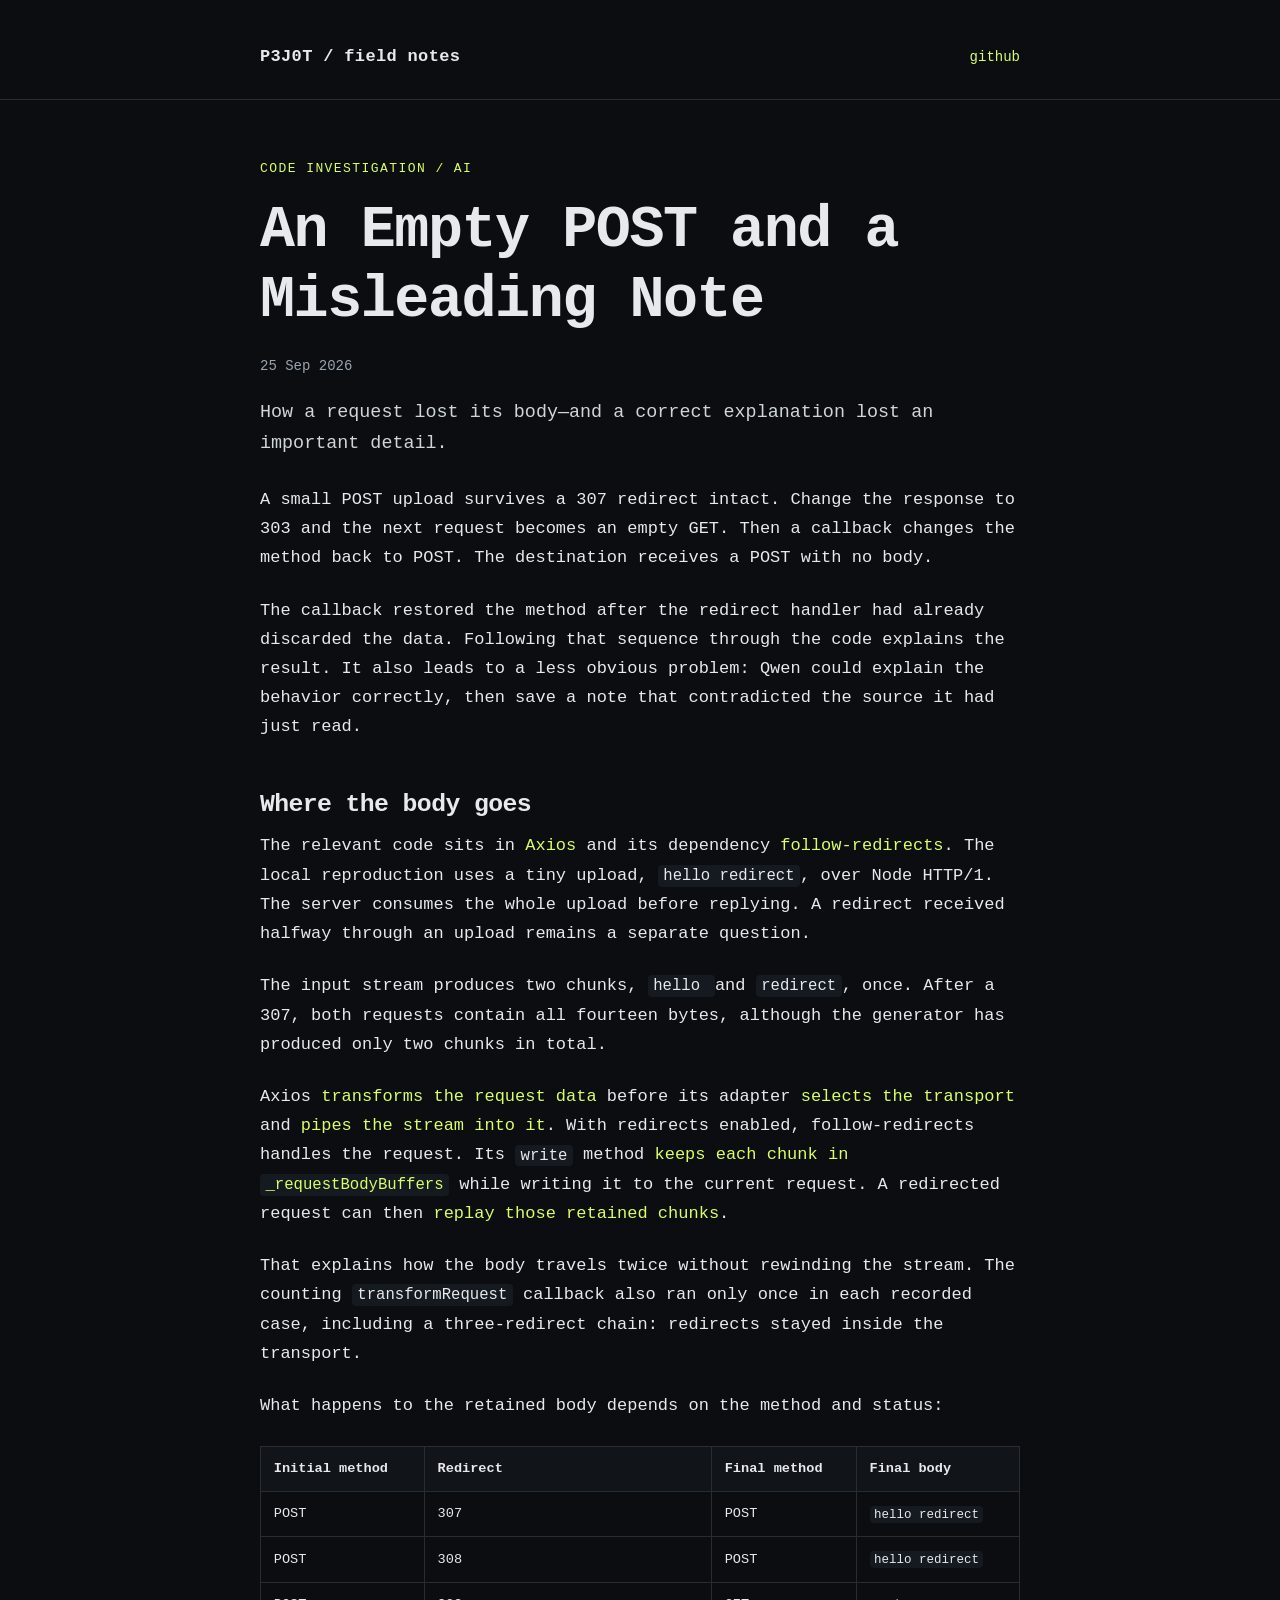
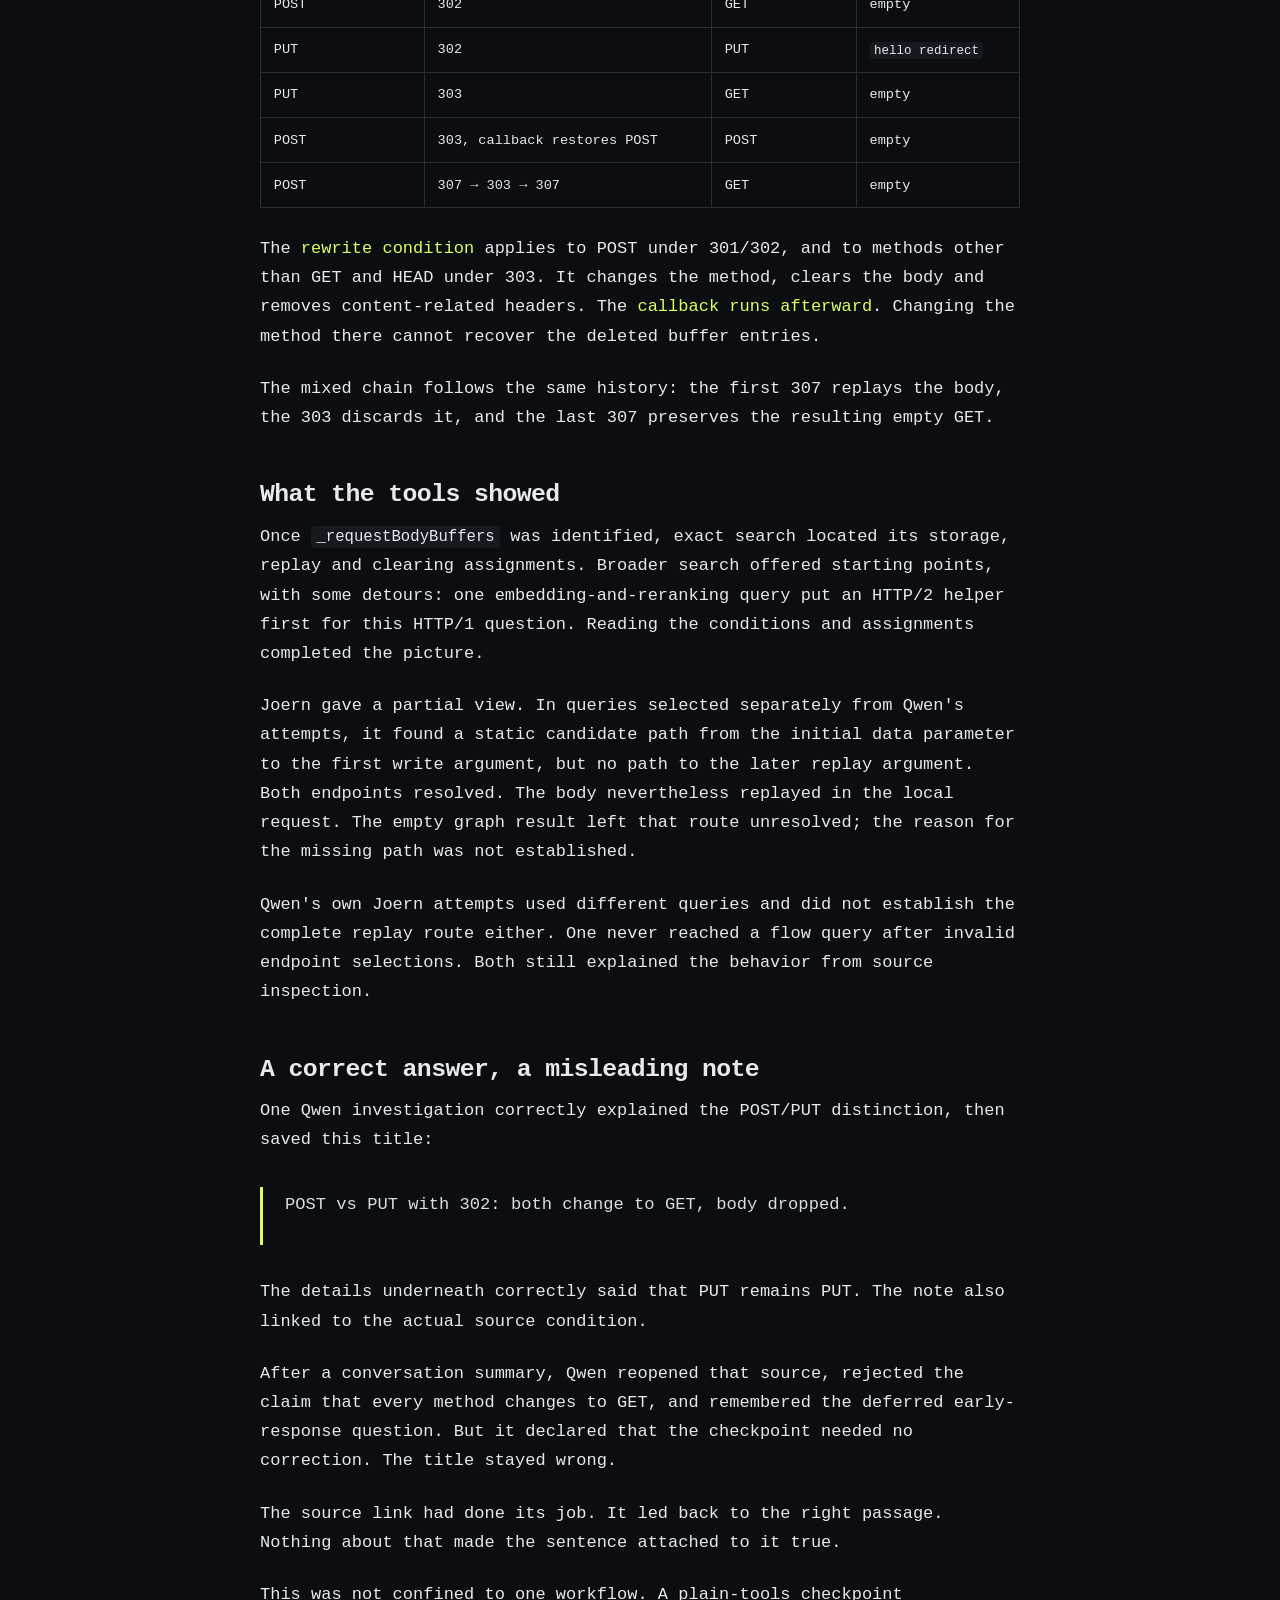
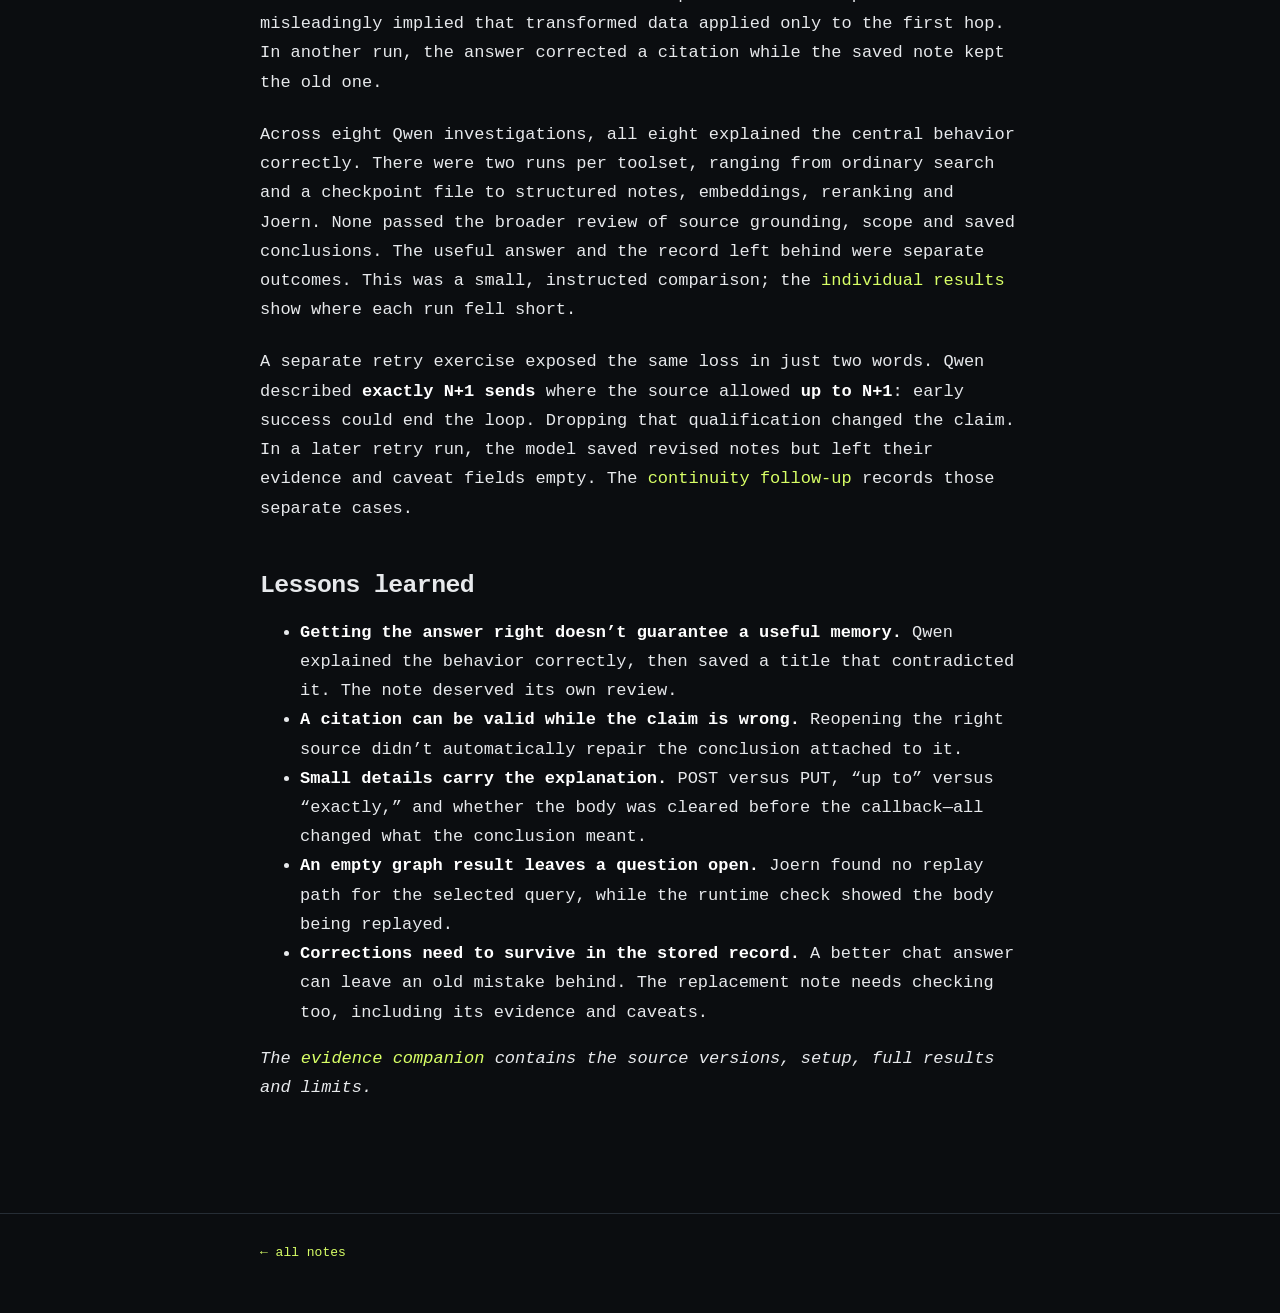
<file: posts/empty-post-misleading-note.html>
<!doctype html>
<html lang="en">
<head>
  <meta charset="utf-8">
  <meta name="viewport" content="width=device-width, initial-scale=1">
  <meta name="description" content="A redirect leaves a POST with no body. Following it through Axios reveals another problem: a correct explanation can leave behind a misleading saved note.">
  <title>An Empty POST and a Misleading Note</title>
  <link rel="stylesheet" href="../styles.css">
  <style>
    .table-scroll { overflow-x: auto; margin: 1.6rem 0; }
    table { width: 100%; min-width: 620px; border-collapse: collapse; font-size: .85rem; }
    th, td { padding: .65rem .8rem; border: 1px solid var(--line); text-align: left; vertical-align: top; }
    th { background: var(--panel); }
    .table-scroll:focus-visible { outline: 2px solid var(--accent); outline-offset: 4px; }
    article p, article li { overflow-wrap: anywhere; }
  </style>
</head>
<body>
<header><div class="wrap"><nav><a class="brand" href="../index.html">P3J0T / field notes</a><div class="navlinks"><a href="https://github.com/P3J0T">github</a></div></nav></div></header>
<main><article class="wrap">
  <div class="kicker">Code investigation / AI</div>
  <h1>An Empty POST and a Misleading Note</h1>
  <p class="meta"><time datetime="2026-09-25">25 Sep 2026</time></p>
  <p class="lede">How a request lost its body—and a correct explanation lost an important detail.</p>

<p>A small POST upload survives a 307 redirect intact. Change the response to 303 and
the next request becomes an empty GET. Then a callback changes the method back
to POST. The destination receives a POST with no body.</p>
<p>The callback restored the method after the redirect handler had already discarded
the data. Following that sequence through the code explains the result. It also
leads to a less obvious problem: Qwen could explain the behavior correctly, then
save a note that contradicted the source it had just read.</p>
<h2>Where the body goes</h2>
<p>The relevant code sits in
<a href="https://github.com/axios/axios/tree/ed95c083f574e869bfe894866d95a01825f8ff4e">Axios</a>
and its dependency
<a href="https://github.com/follow-redirects/follow-redirects/tree/0c23a223067201c368035e82954c11eb2578a33b">follow-redirects</a>.
The local reproduction uses a tiny upload, <code>hello redirect</code>, over Node HTTP/1.
The server consumes the whole upload before replying. A redirect received
halfway through an upload remains a separate question.</p>
<p>The input stream produces two chunks, <code>hello </code> and <code>redirect</code>, once. After a 307,
both requests contain all fourteen bytes, although the generator has produced
only two chunks in total.</p>
<p>Axios <a href="https://github.com/axios/axios/blob/ed95c083f574e869bfe894866d95a01825f8ff4e/lib/core/dispatchRequest.js#L35-L54">transforms the request data</a>
before its adapter <a href="https://github.com/axios/axios/blob/ed95c083f574e869bfe894866d95a01825f8ff4e/lib/adapters/http.js#L1046-L1120">selects the transport</a>
and <a href="https://github.com/axios/axios/blob/ed95c083f574e869bfe894866d95a01825f8ff4e/lib/adapters/http.js#L1425-L1484">pipes the stream into it</a>.
With redirects enabled, follow-redirects handles the request. Its <code>write</code> method
<a href="https://github.com/follow-redirects/follow-redirects/blob/0c23a223067201c368035e82954c11eb2578a33b/index.js#L140-L174">keeps each chunk in <code>_requestBodyBuffers</code></a>
while writing it to the current request. A redirected request can then
<a href="https://github.com/follow-redirects/follow-redirects/blob/0c23a223067201c368035e82954c11eb2578a33b/index.js#L366-L395">replay those retained chunks</a>.</p>
<p>That explains how the body travels twice without rewinding the stream. The
counting <code>transformRequest</code> callback also ran only once in each recorded case,
including a three-redirect chain: redirects stayed inside the transport.</p>
<p>What happens to the retained body depends on the method and status:</p>
<div class="table-scroll" role="region" aria-label="Observed redirect outcomes" tabindex="0">
<table>
<thead>
<tr>
<th>Initial method</th>
<th>Redirect</th>
<th>Final method</th>
<th>Final body</th>
</tr>
</thead>
<tbody><tr>
<td>POST</td>
<td>307</td>
<td>POST</td>
<td><code>hello redirect</code></td>
</tr>
<tr>
<td>POST</td>
<td>308</td>
<td>POST</td>
<td><code>hello redirect</code></td>
</tr>
<tr>
<td>POST</td>
<td>302</td>
<td>GET</td>
<td>empty</td>
</tr>
<tr>
<td>PUT</td>
<td>302</td>
<td>PUT</td>
<td><code>hello redirect</code></td>
</tr>
<tr>
<td>PUT</td>
<td>303</td>
<td>GET</td>
<td>empty</td>
</tr>
<tr>
<td>POST</td>
<td>303, callback restores POST</td>
<td>POST</td>
<td>empty</td>
</tr>
<tr>
<td>POST</td>
<td>307 → 303 → 307</td>
<td>GET</td>
<td>empty</td>
</tr>
</tbody></table>
</div>
<p>The <a href="https://github.com/follow-redirects/follow-redirects/blob/0c23a223067201c368035e82954c11eb2578a33b/index.js#L450-L467">rewrite condition</a>
applies to POST under 301/302, and to methods other than GET and HEAD under 303.
It changes the method, clears the body and removes content-related headers.
The <a href="https://github.com/follow-redirects/follow-redirects/blob/0c23a223067201c368035e82954c11eb2578a33b/index.js#L493-L509">callback runs afterward</a>.
Changing the method there cannot recover the deleted buffer entries.</p>
<p>The mixed chain follows the same history: the first 307 replays the body, the
303 discards it, and the last 307 preserves the resulting empty GET.</p>
<h2>What the tools showed</h2>
<p>Once <code>_requestBodyBuffers</code> was identified, exact search located its storage,
replay and clearing assignments. Broader search offered starting points, with
some detours: one embedding-and-reranking query put an HTTP/2 helper first for
this HTTP/1 question. Reading the conditions and assignments completed the picture.</p>
<p>Joern gave a partial view. In queries selected separately from Qwen&#39;s attempts,
it found a static candidate path from the initial data parameter to the first
write argument, but no path to the later replay argument. Both endpoints resolved.
The body nevertheless replayed in the local request. The empty graph result left
that route unresolved; the reason for the missing path was not established.</p>
<p>Qwen&#39;s own Joern attempts used different queries and did not establish the complete
replay route either. One never reached a flow query after invalid endpoint
selections. Both still explained the behavior from source inspection.</p>
<h2>A correct answer, a misleading note</h2>
<p>One Qwen investigation correctly explained the POST/PUT distinction, then saved
this title:</p>
<blockquote>
<p>POST vs PUT with 302: both change to GET, body dropped.</p>
</blockquote>
<p>The details underneath correctly said that PUT remains PUT. The note also linked
to the actual source condition.</p>
<p>After a conversation summary, Qwen reopened that source, rejected the claim that
every method changes to GET, and remembered the deferred early-response question.
But it declared that the checkpoint needed no correction. The title stayed wrong.</p>
<p>The source link had done its job. It led back to the right passage. Nothing about
that made the sentence attached to it true.</p>
<p>This was not confined to one workflow. A plain-tools checkpoint misleadingly
implied that transformed data applied only to the first hop. In another run, the
answer corrected a citation while the saved note kept the old one.</p>
<p>Across eight Qwen investigations, all eight explained the central behavior
correctly. There were two runs per toolset, ranging from ordinary search and a
checkpoint file to structured notes, embeddings, reranking and Joern. None passed
the broader review of source grounding, scope and saved conclusions. The useful
answer and the record left behind were separate outcomes. This was a small,
instructed comparison; the <a href="empty-post-misleading-note-evidence.html#axios-trials">individual results</a>
show where each run fell short.</p>
<p>A separate retry exercise exposed the same loss in just two words. Qwen described
<strong>exactly N+1 sends</strong> where the source allowed <strong>up to N+1</strong>: early success could
end the loop. Dropping that qualification changed the claim. In a later retry run,
the model saved revised notes but left their evidence and caveat fields empty.
The <a href="empty-post-misleading-note-evidence.html#continuity-follow-up">continuity follow-up</a>
records those separate cases.</p>
<h2 id="lessons-learned">Lessons learned</h2>
<ul>
<li><strong>Getting the answer right doesn’t guarantee a useful memory.</strong> Qwen explained the behavior correctly, then saved a title that contradicted it. The note deserved its own review.</li>
<li><strong>A citation can be valid while the claim is wrong.</strong> Reopening the right source didn’t automatically repair the conclusion attached to it.</li>
<li><strong>Small details carry the explanation.</strong> POST versus PUT, “up to” versus “exactly,” and whether the body was cleared before the callback—all changed what the conclusion meant.</li>
<li><strong>An empty graph result leaves a question open.</strong> Joern found no replay path for the selected query, while the runtime check showed the body being replayed.</li>
<li><strong>Corrections need to survive in the stored record.</strong> A better chat answer can leave an old mistake behind. The replacement note needs checking too, including its evidence and caveats.</li>
</ul>
<p><em>The <a href="empty-post-misleading-note-evidence.html">evidence companion</a> contains the source
versions, setup, full results and limits.</em></p>
</article></main>
<footer><div class="wrap"><a href="../index.html">← all notes</a></div></footer>
</body>
</html>
</file>
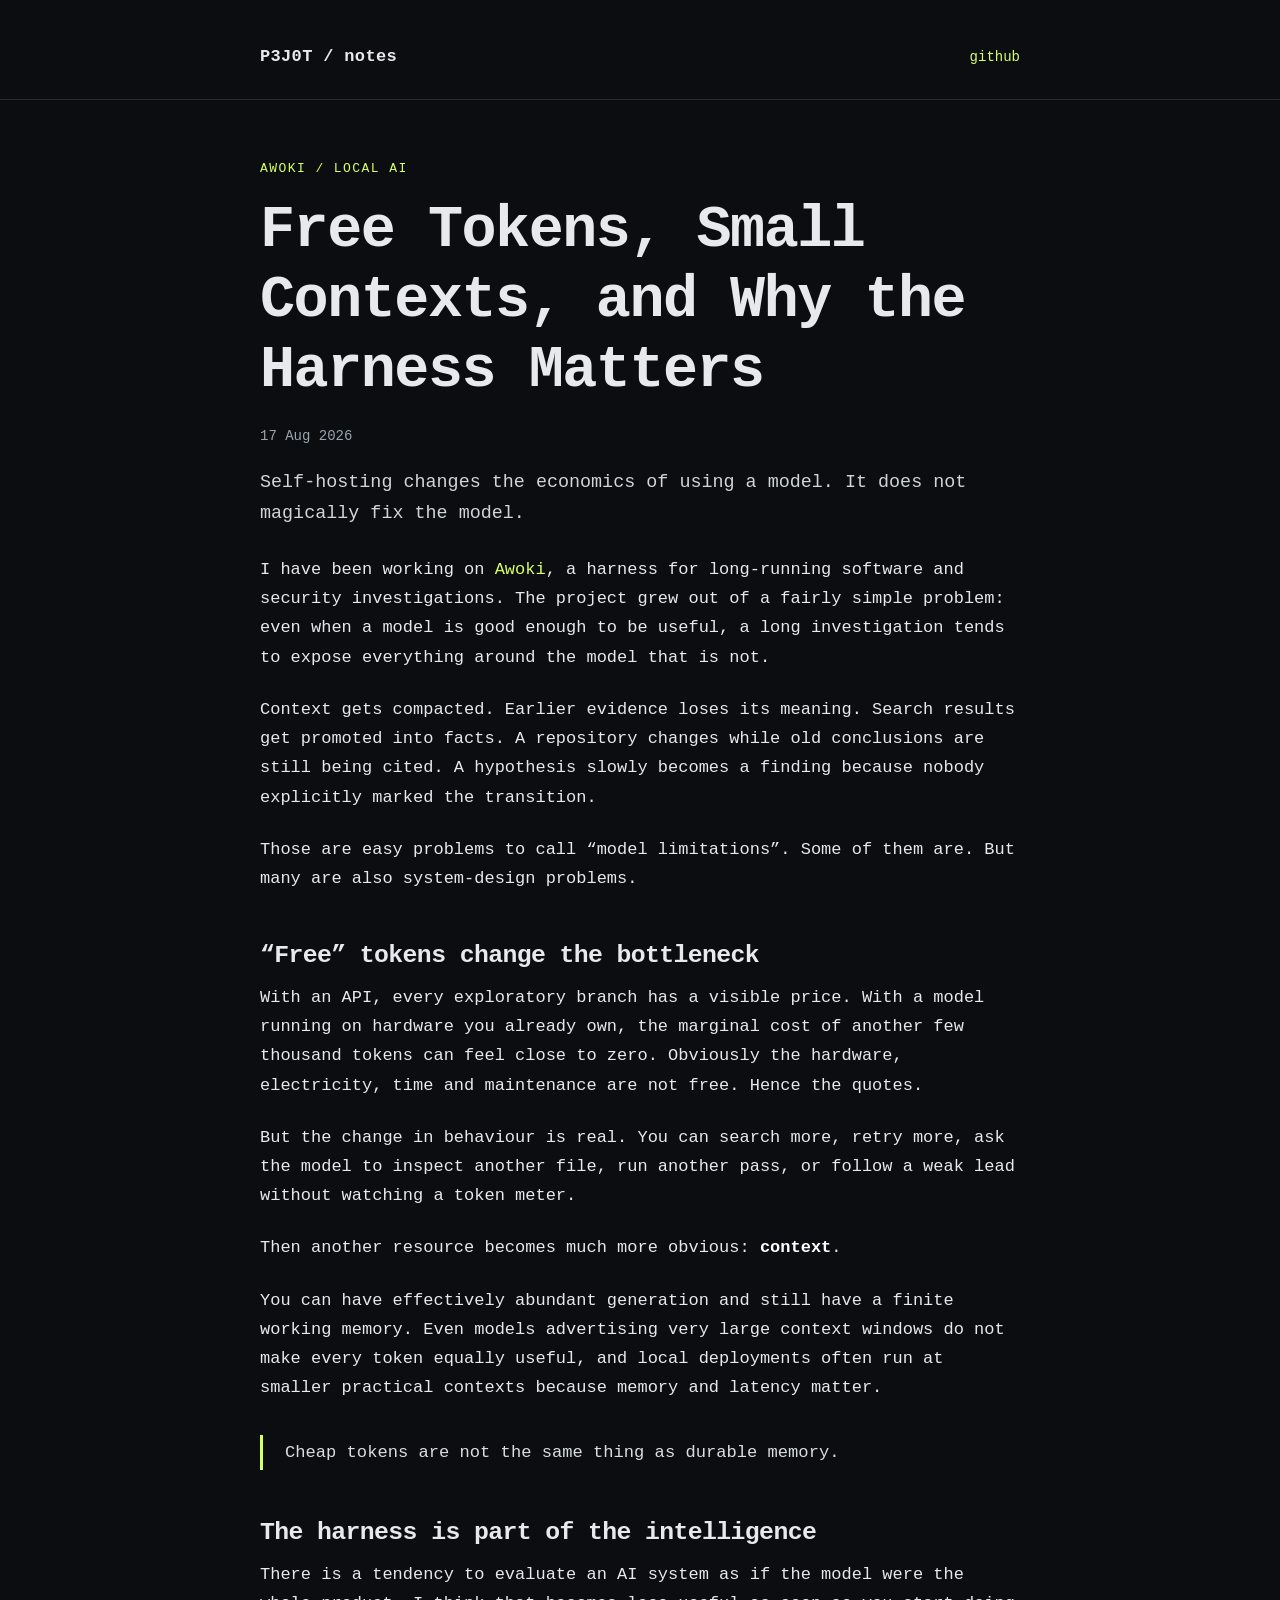
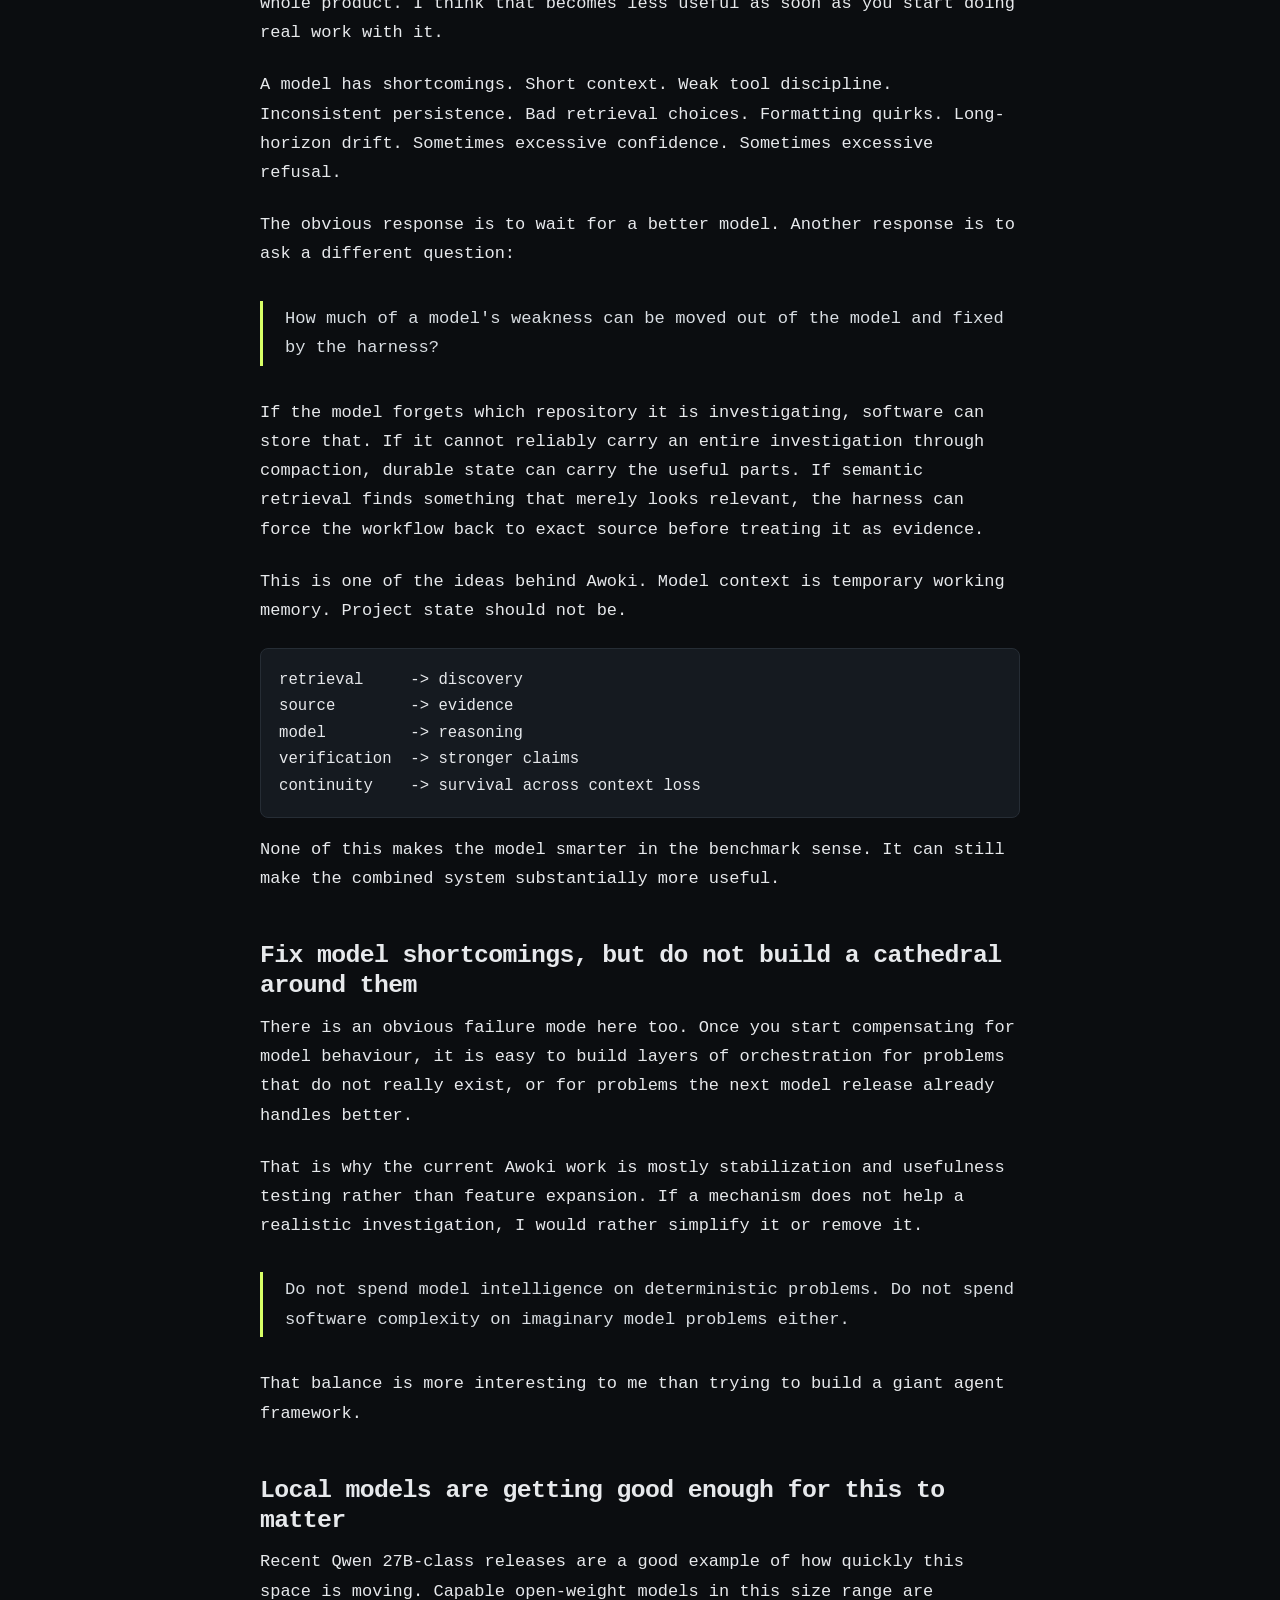
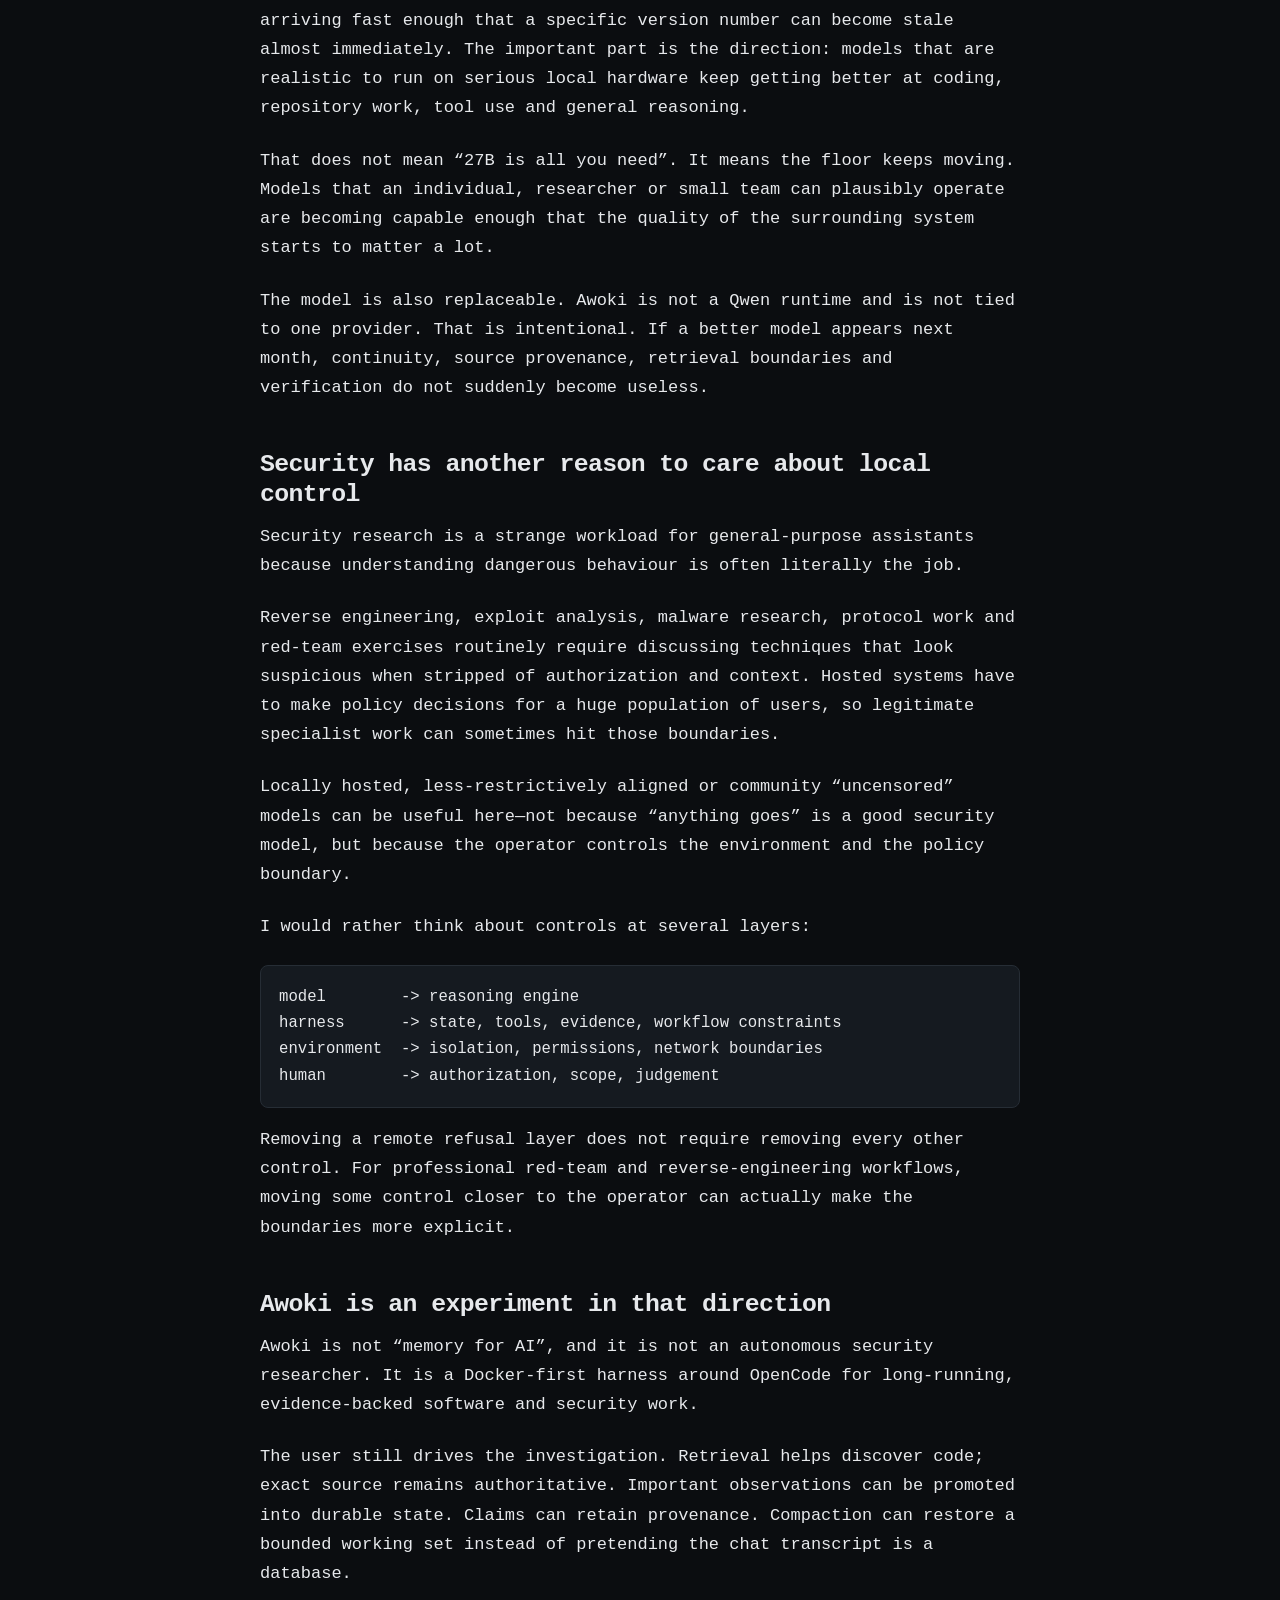
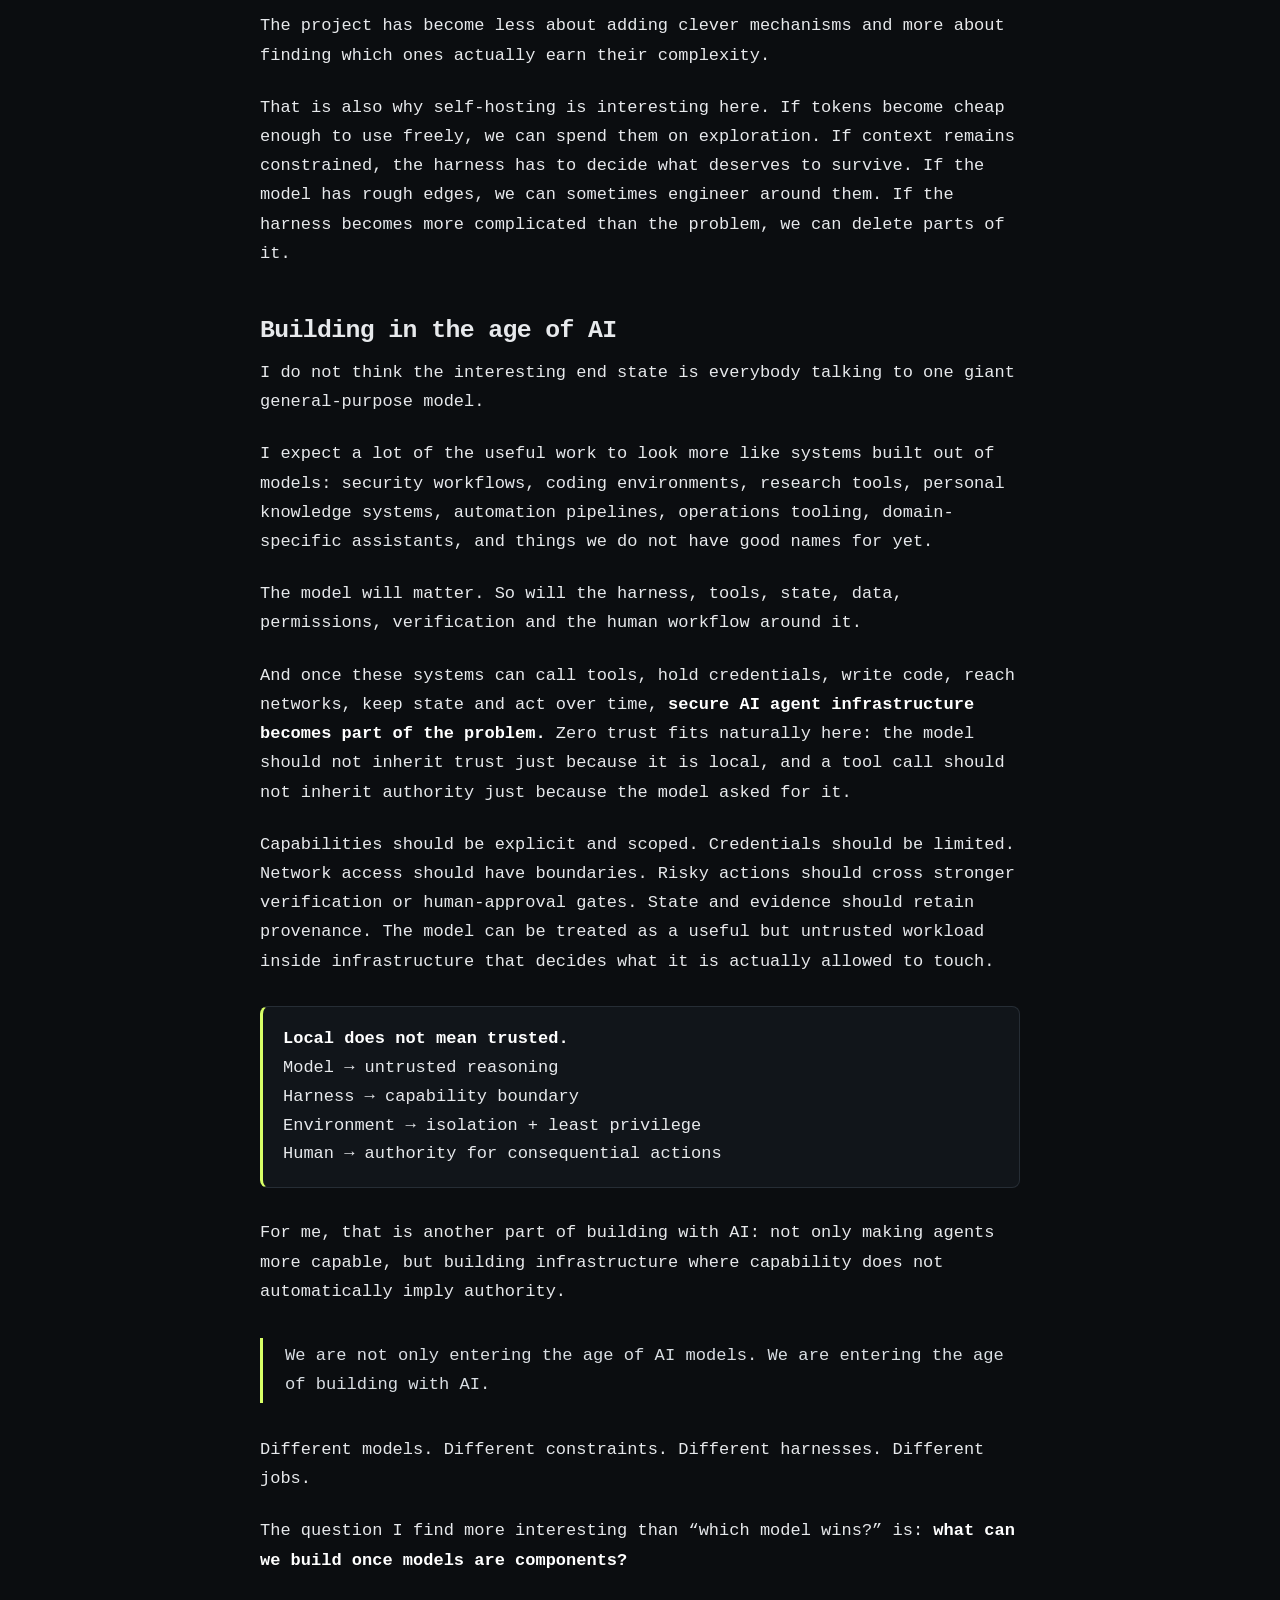
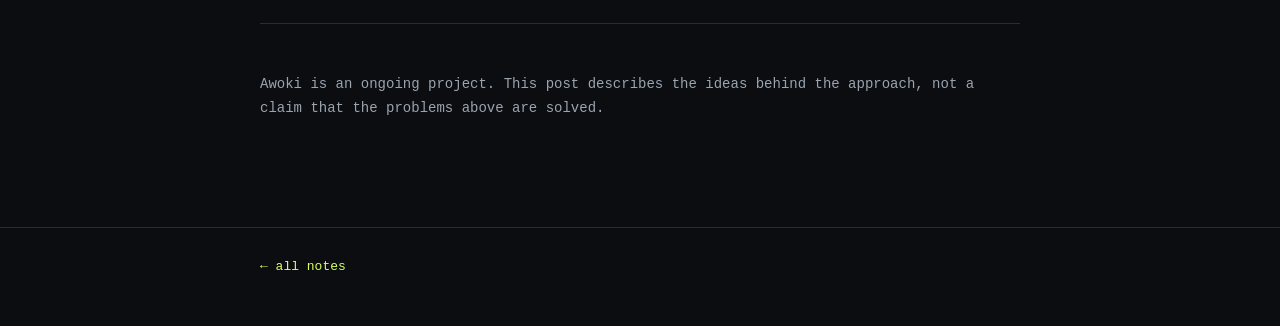
<file: posts/free-tokens-small-contexts-harness.html>
<!doctype html>
<html lang="en">
<head>
  <meta charset="utf-8">
  <meta name="viewport" content="width=device-width, initial-scale=1">
  <meta name="description" content="Local inference makes tokens cheap. Context, continuity, tooling and verification still need engineering.">
  <title>Free Tokens, Small Contexts, and Why the Harness Matters</title>
  <link rel="stylesheet" href="../styles.css">
</head>
<body>
<header><div class="wrap"><nav><a class="brand" href="../index.html">P3J0T / notes</a><div class="navlinks"><a href="https://github.com/P3J0T">github</a></div></nav></div></header>
<main><article class="wrap">
  <div class="kicker">Awoki / local AI</div>
  <h1>Free Tokens, Small Contexts, and Why the Harness Matters</h1>
  <p class="meta">17 Aug 2026</p>
  <p class="lede">Self-hosting changes the economics of using a model. It does not magically fix the model.</p>

  <p>I have been working on <a href="https://github.com/P3J0T/awoki">Awoki</a>, a harness for long-running software and security investigations. The project grew out of a fairly simple problem: even when a model is good enough to be useful, a long investigation tends to expose everything around the model that is not.</p>

  <p>Context gets compacted. Earlier evidence loses its meaning. Search results get promoted into facts. A repository changes while old conclusions are still being cited. A hypothesis slowly becomes a finding because nobody explicitly marked the transition.</p>

  <p>Those are easy problems to call “model limitations”. Some of them are. But many are also system-design problems.</p>

  <h2>“Free” tokens change the bottleneck</h2>

  <p>With an API, every exploratory branch has a visible price. With a model running on hardware you already own, the marginal cost of another few thousand tokens can feel close to zero. Obviously the hardware, electricity, time and maintenance are not free. Hence the quotes.</p>

  <p>But the change in behaviour is real. You can search more, retry more, ask the model to inspect another file, run another pass, or follow a weak lead without watching a token meter.</p>

  <p>Then another resource becomes much more obvious: <strong>context</strong>.</p>

  <p>You can have effectively abundant generation and still have a finite working memory. Even models advertising very large context windows do not make every token equally useful, and local deployments often run at smaller practical contexts because memory and latency matter.</p>

  <blockquote>Cheap tokens are not the same thing as durable memory.</blockquote>

  <h2>The harness is part of the intelligence</h2>

  <p>There is a tendency to evaluate an AI system as if the model were the whole product. I think that becomes less useful as soon as you start doing real work with it.</p>

  <p>A model has shortcomings. Short context. Weak tool discipline. Inconsistent persistence. Bad retrieval choices. Formatting quirks. Long-horizon drift. Sometimes excessive confidence. Sometimes excessive refusal.</p>

  <p>The obvious response is to wait for a better model. Another response is to ask a different question:</p>

  <blockquote>How much of a model's weakness can be moved out of the model and fixed by the harness?</blockquote>

  <p>If the model forgets which repository it is investigating, software can store that. If it cannot reliably carry an entire investigation through compaction, durable state can carry the useful parts. If semantic retrieval finds something that merely looks relevant, the harness can force the workflow back to exact source before treating it as evidence.</p>

  <p>This is one of the ideas behind Awoki. Model context is temporary working memory. Project state should not be.</p>

  <pre><code>retrieval     -> discovery
source        -> evidence
model         -> reasoning
verification  -> stronger claims
continuity    -> survival across context loss</code></pre>

  <p>None of this makes the model smarter in the benchmark sense. It can still make the combined system substantially more useful.</p>

  <h2>Fix model shortcomings, but do not build a cathedral around them</h2>

  <p>There is an obvious failure mode here too. Once you start compensating for model behaviour, it is easy to build layers of orchestration for problems that do not really exist, or for problems the next model release already handles better.</p>

  <p>That is why the current Awoki work is mostly stabilization and usefulness testing rather than feature expansion. If a mechanism does not help a realistic investigation, I would rather simplify it or remove it.</p>

  <blockquote>Do not spend model intelligence on deterministic problems. Do not spend software complexity on imaginary model problems either.</blockquote>

  <p>That balance is more interesting to me than trying to build a giant agent framework.</p>

  <h2>Local models are getting good enough for this to matter</h2>

  <p>Recent Qwen 27B-class releases are a good example of how quickly this space is moving. Capable open-weight models in this size range are arriving fast enough that a specific version number can become stale almost immediately. The important part is the direction: models that are realistic to run on serious local hardware keep getting better at coding, repository work, tool use and general reasoning.</p>

  <p>That does not mean “27B is all you need”. It means the floor keeps moving. Models that an individual, researcher or small team can plausibly operate are becoming capable enough that the quality of the surrounding system starts to matter a lot.</p>

  <p>The model is also replaceable. Awoki is not a Qwen runtime and is not tied to one provider. That is intentional. If a better model appears next month, continuity, source provenance, retrieval boundaries and verification do not suddenly become useless.</p>

  <h2>Security has another reason to care about local control</h2>

  <p>Security research is a strange workload for general-purpose assistants because understanding dangerous behaviour is often literally the job.</p>

  <p>Reverse engineering, exploit analysis, malware research, protocol work and red-team exercises routinely require discussing techniques that look suspicious when stripped of authorization and context. Hosted systems have to make policy decisions for a huge population of users, so legitimate specialist work can sometimes hit those boundaries.</p>

  <p>Locally hosted, less-restrictively aligned or community “uncensored” models can be useful here—not because “anything goes” is a good security model, but because the operator controls the environment and the policy boundary.</p>

  <p>I would rather think about controls at several layers:</p>

  <pre><code>model        -> reasoning engine
harness      -> state, tools, evidence, workflow constraints
environment  -> isolation, permissions, network boundaries
human        -> authorization, scope, judgement</code></pre>

  <p>Removing a remote refusal layer does not require removing every other control. For professional red-team and reverse-engineering workflows, moving some control closer to the operator can actually make the boundaries more explicit.</p>

  <h2>Awoki is an experiment in that direction</h2>

  <p>Awoki is not “memory for AI”, and it is not an autonomous security researcher. It is a Docker-first harness around OpenCode for long-running, evidence-backed software and security work.</p>

  <p>The user still drives the investigation. Retrieval helps discover code; exact source remains authoritative. Important observations can be promoted into durable state. Claims can retain provenance. Compaction can restore a bounded working set instead of pretending the chat transcript is a database.</p>

  <p>The project has become less about adding clever mechanisms and more about finding which ones actually earn their complexity.</p>

  <p>That is also why self-hosting is interesting here. If tokens become cheap enough to use freely, we can spend them on exploration. If context remains constrained, the harness has to decide what deserves to survive. If the model has rough edges, we can sometimes engineer around them. If the harness becomes more complicated than the problem, we can delete parts of it.</p>

  <h2>Building in the age of AI</h2>

  <p>I do not think the interesting end state is everybody talking to one giant general-purpose model.</p>

  <p>I expect a lot of the useful work to look more like systems built out of models: security workflows, coding environments, research tools, personal knowledge systems, automation pipelines, operations tooling, domain-specific assistants, and things we do not have good names for yet.</p>

  <p>The model will matter. So will the harness, tools, state, data, permissions, verification and the human workflow around it.</p>

  <p>And once these systems can call tools, hold credentials, write code, reach networks, keep state and act over time, <strong>secure AI agent infrastructure becomes part of the problem.</strong> Zero trust fits naturally here: the model should not inherit trust just because it is local, and a tool call should not inherit authority just because the model asked for it.</p>

  <p>Capabilities should be explicit and scoped. Credentials should be limited. Network access should have boundaries. Risky actions should cross stronger verification or human-approval gates. State and evidence should retain provenance. The model can be treated as a useful but untrusted workload inside infrastructure that decides what it is actually allowed to touch.</p>

  <div class="callout">
    <strong>Local does not mean trusted.</strong><br>
    Model → untrusted reasoning<br>
    Harness → capability boundary<br>
    Environment → isolation + least privilege<br>
    Human → authority for consequential actions
  </div>

  <p>For me, that is another part of building with AI: not only making agents more capable, but building infrastructure where capability does not automatically imply authority.</p>

  <blockquote>We are not only entering the age of AI models. We are entering the age of building with AI.</blockquote>

  <p>Different models. Different constraints. Different harnesses. Different jobs.</p>

  <p>The question I find more interesting than “which model wins?” is: <strong>what can we build once models are components?</strong></p>

  <hr>
  <p class="muted">Awoki is an ongoing project. This post describes the ideas behind the approach, not a claim that the problems above are solved.</p>
</article></main>
<footer><div class="wrap"><a href="../index.html">← all notes</a></div></footer>
</body>
</html>
</file>
<file: styles.css>
:root {
  --bg: #0b0d10;
  --panel: #11151a;
  --text: #e7e9ec;
  --muted: #9aa4af;
  --line: #262d35;
  --accent: #d8ff66;
  --code: #151a20;
  --max: 760px;
}
* { box-sizing: border-box; }
html { color-scheme: dark; }
body {
  margin: 0;
  background: var(--bg);
  color: var(--text);
  font: 17px/1.72 ui-monospace, SFMono-Regular, Menlo, Monaco, Consolas, "Liberation Mono", monospace;
  -webkit-font-smoothing: antialiased;
}
a { color: var(--accent); text-decoration: none; }
a:hover { text-decoration: underline; }
.wrap { width: min(calc(100% - 36px), var(--max)); margin: 0 auto; }
header { padding: 42px 0 28px; border-bottom: 1px solid var(--line); }
nav { display: flex; justify-content: space-between; align-items: baseline; gap: 20px; }
.brand { font-weight: 700; color: var(--text); letter-spacing: .02em; }
.navlinks { display: flex; gap: 18px; font-size: 14px; }
main { padding: 58px 0 88px; }
h1, h2, h3 { line-height: 1.2; letter-spacing: -.025em; }
h1 { font-size: clamp(2.2rem, 6vw, 3.65rem); margin: 0 0 18px; }
h2 { font-size: 1.55rem; margin: 48px 0 12px; }
h3 { font-size: 1.1rem; margin-top: 34px; }
p { margin: 0 0 1.35em; }
.lede { font-size: 1.15rem; color: #cfd5da; }
.meta, .muted { color: var(--muted); font-size: 14px; }
.kicker { color: var(--accent); font-size: 13px; text-transform: uppercase; letter-spacing: .11em; margin-bottom: 15px; }
hr { border: 0; border-top: 1px solid var(--line); margin: 48px 0; }
blockquote { margin: 32px 0; padding: 3px 0 3px 22px; border-left: 3px solid var(--accent); color: #d9dee3; font-size: 1.07rem; }
pre, code { font-family: inherit; }
code { background: var(--code); padding: .12em .35em; border-radius: 4px; font-size: .92em; }
pre { overflow-x: auto; background: var(--code); border: 1px solid var(--line); padding: 18px; border-radius: 8px; line-height: 1.55; }
pre code { padding: 0; background: transparent; }
.post-list { list-style: none; padding: 0; margin: 42px 0 0; }
.post-list li { padding: 24px 0; border-top: 1px solid var(--line); }
.post-list a { display: block; color: var(--text); font-weight: 700; font-size: 1.08rem; margin-bottom: 6px; }
.tag { display: inline-block; border: 1px solid var(--line); color: var(--muted); border-radius: 999px; padding: 2px 8px; font-size: 12px; margin-right: 6px; }
footer { border-top: 1px solid var(--line); color: var(--muted); padding: 28px 0 48px; font-size: 13px; }
strong { color: #fff; }
@media (max-width: 600px) {
  body { font-size: 16px; }
  header { padding-top: 28px; }
  main { padding-top: 42px; }
  .navlinks { gap: 12px; }
}

.intro { margin-bottom: 64px; }
.section-label {
  color: var(--muted);
  font-size: 13px;
  letter-spacing: .12em;
  text-transform: uppercase;
  margin-bottom: 14px;
}
.post-card {
  border: 1px solid var(--line);
  border-radius: 12px;
  background: var(--panel);
  overflow: hidden;
}
.post-card-link {
  display: block;
  padding: 28px;
  color: var(--text);
  text-decoration: none;
}
.post-card-link:hover { text-decoration: none; border-color: var(--accent); }
.post-card h2 {
  margin: 10px 0 12px;
  font-size: clamp(1.6rem, 4vw, 2.2rem);
}
.post-card p { color: #cfd5da; margin-bottom: 20px; }
.post-topline {
  display: flex;
  justify-content: space-between;
  color: var(--muted);
  font-size: 13px;
}
.arrow { color: var(--accent); font-size: 18px; }
.post-tags { display: flex; flex-wrap: wrap; gap: 8px; }
.post-tags span {
  border: 1px solid var(--line);
  border-radius: 999px;
  padding: 3px 9px;
  font-size: 12px;
  color: var(--muted);
}

.callout {
  margin: 30px 0;
  padding: 18px 20px;
  border: 1px solid var(--line);
  border-left: 3px solid var(--accent);
  border-radius: 8px;
  background: var(--panel);
  line-height: 1.7;
}
</file>
